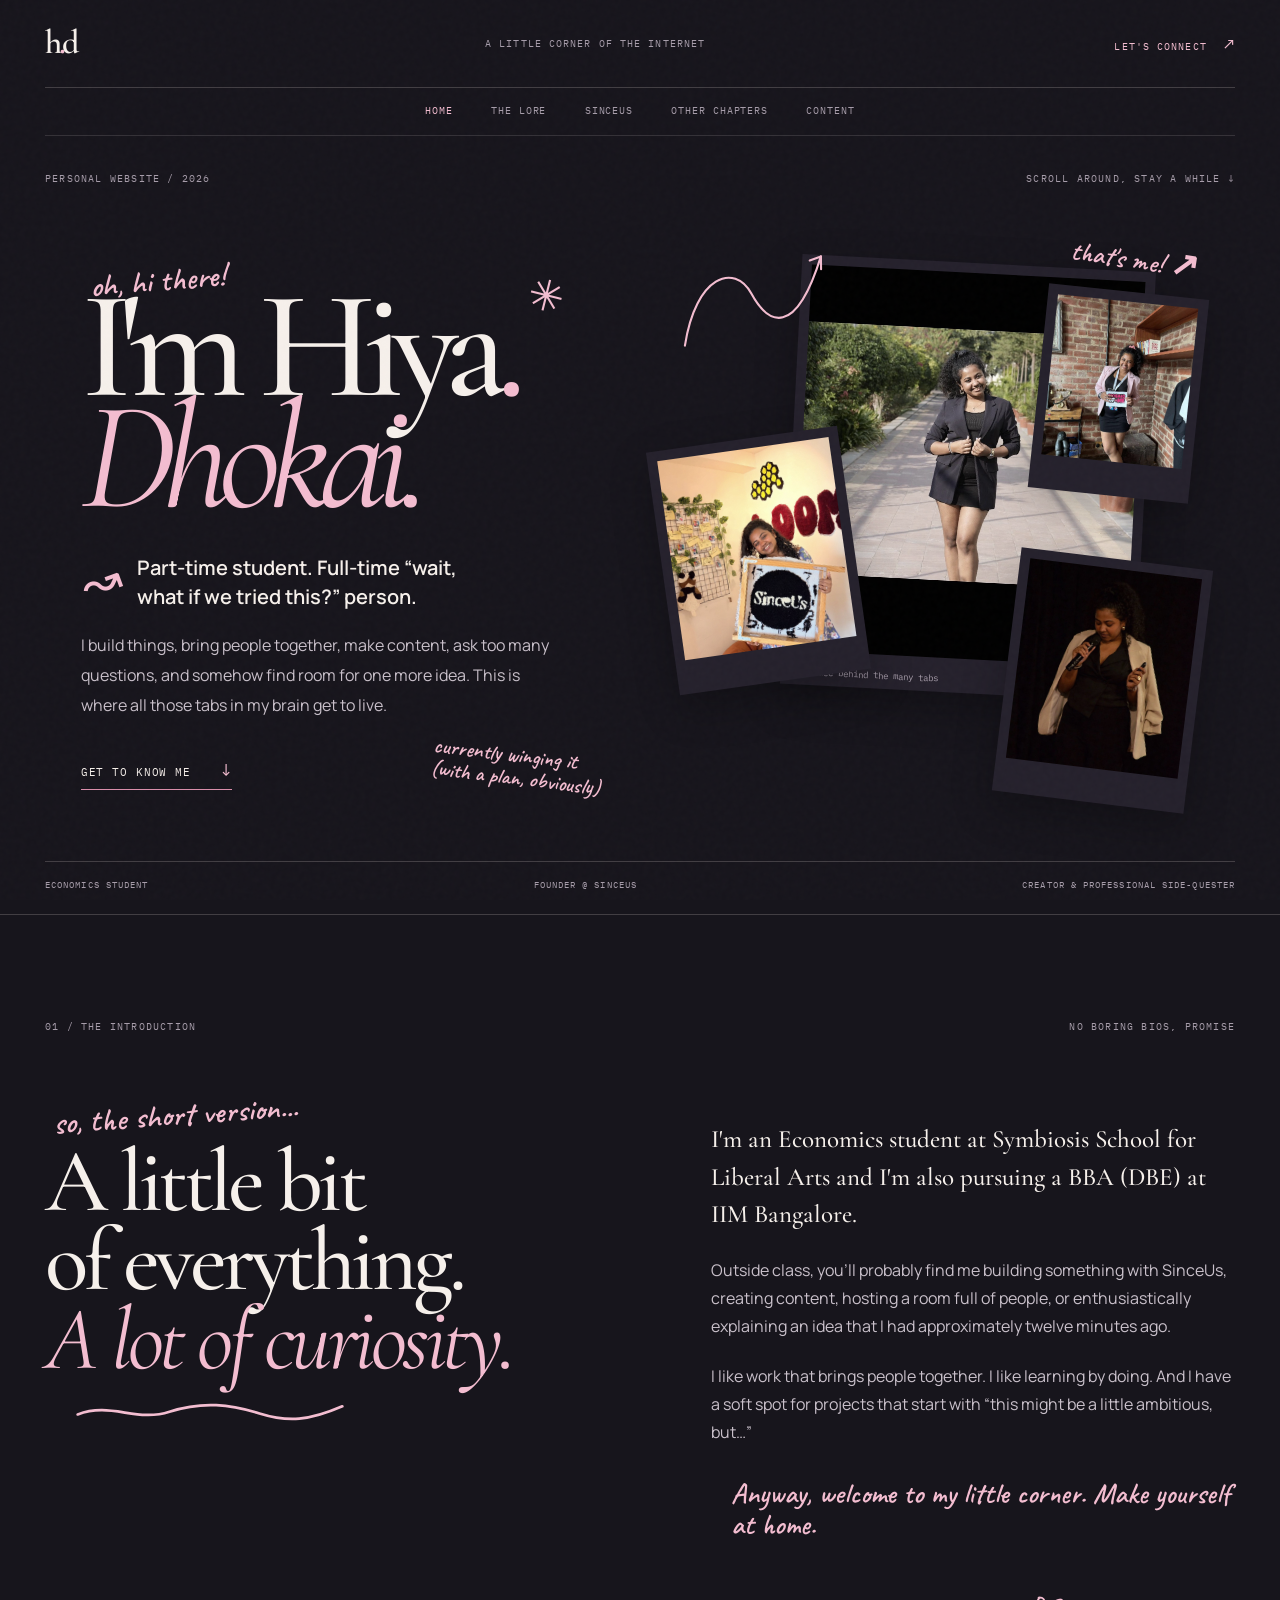
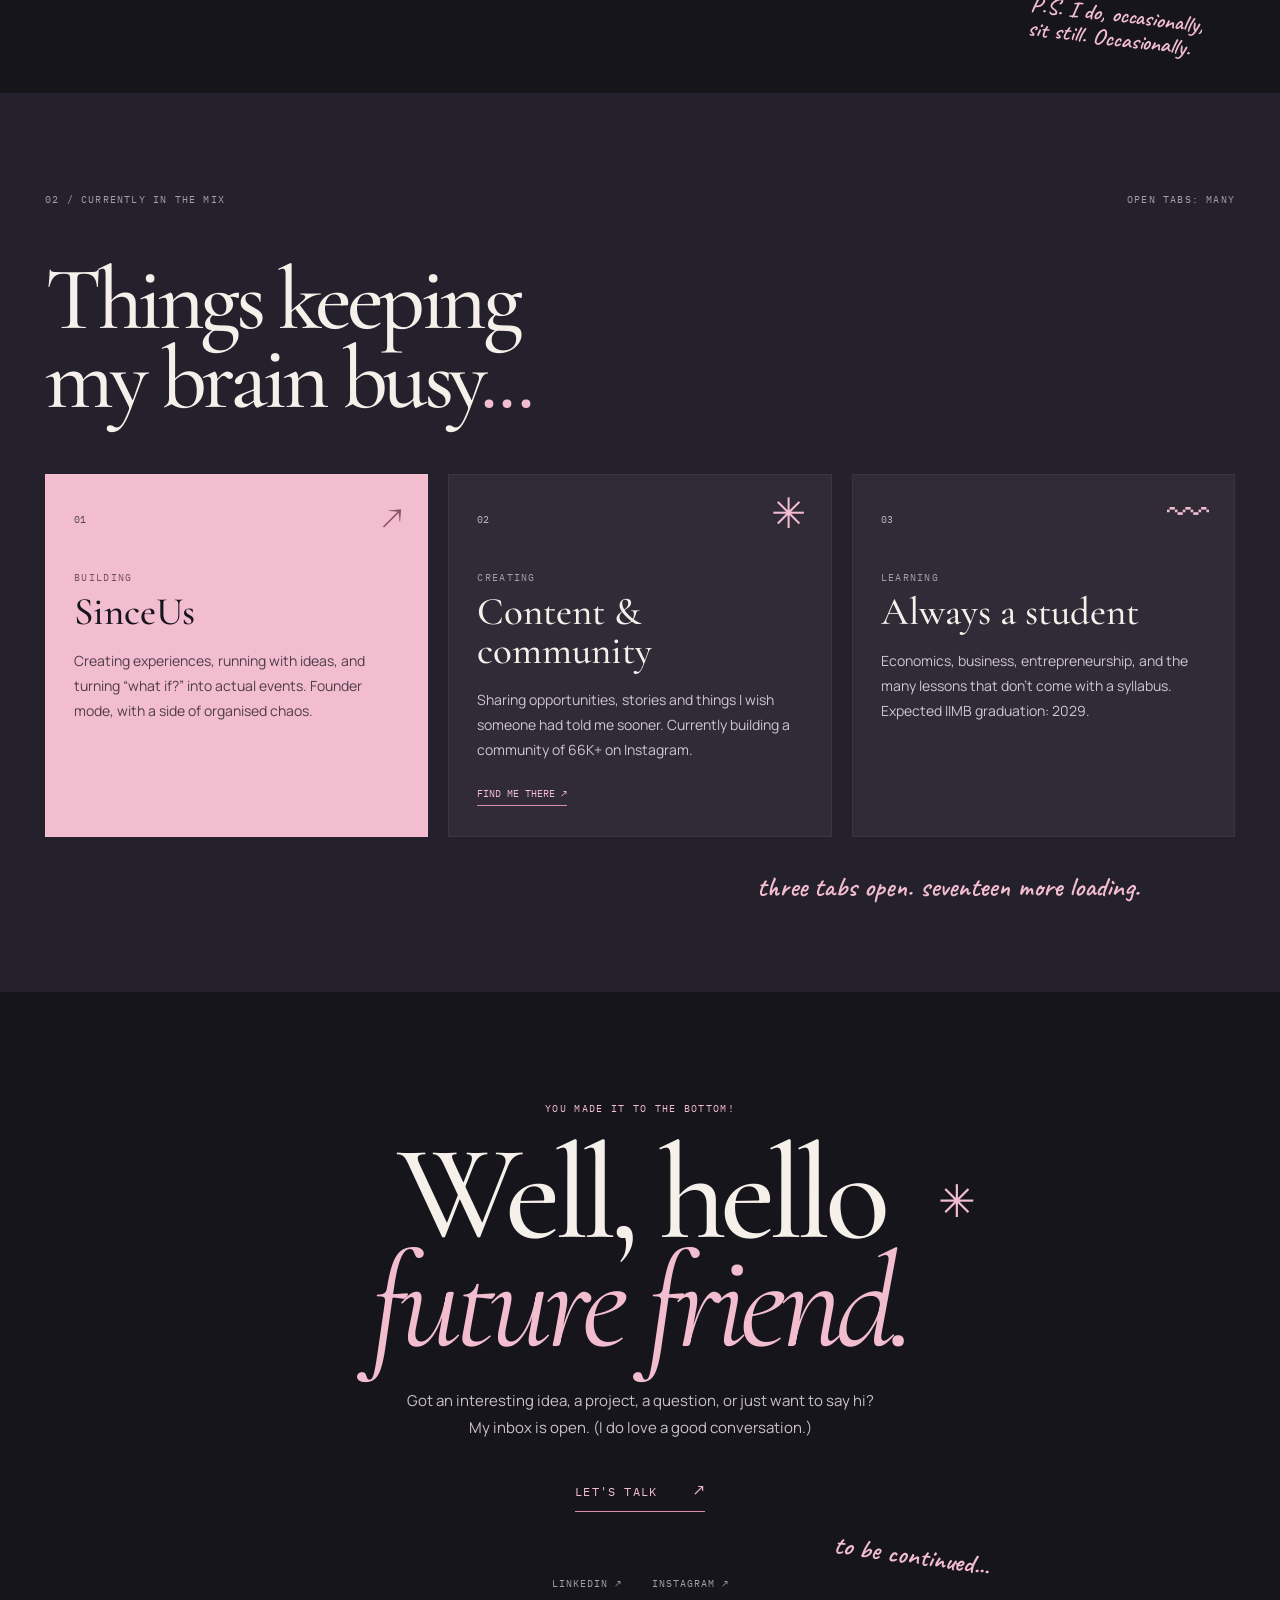
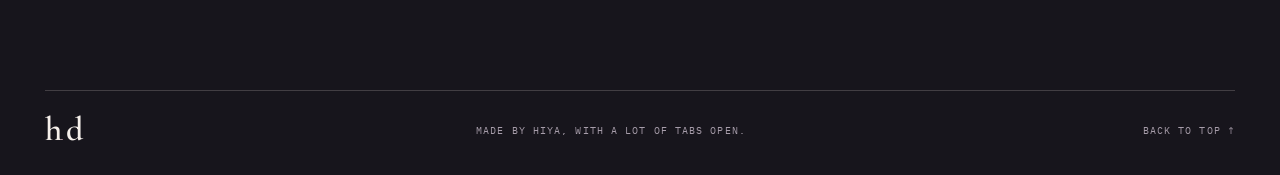
<file: Hiya_Personal_Website_Optimized/index.html>
<!DOCTYPE html>
<html lang="en">
<head>
  <meta charset="UTF-8">
  <meta name="viewport" content="width=device-width, initial-scale=1.0">
  <meta name="description" content="Hiya Dhokai — student, founder, creator, and enthusiastic collector of side quests.">
  <title>Hiya Dhokai — Hello, it's me.</title>
  <link rel="preconnect" href="https://fonts.googleapis.com">
  <link rel="preconnect" href="https://fonts.gstatic.com" crossorigin>
  <link href="https://fonts.googleapis.com/css2?family=Caveat:wght@500;600;700&family=Cormorant+Garamond:wght@400;500;600;700&family=IBM+Plex+Mono:wght@400;500&family=Manrope:wght@400;500;600;700;800&display=swap" rel="stylesheet">
  <link rel="stylesheet" href="style.css">
</head>
<body>
  <div class="grain"></div>
  <header class="topbar">
    <a class="logo" href="#home">h<span>.</span>d</a>
    <span class="top-note">A LITTLE CORNER OF THE INTERNET</span>
    <a class="top-link" href="#hello">LET'S CONNECT <span>↗</span></a>
  </header>
<nav class="chapter-nav" aria-label="Main navigation"><a href="index.html" aria-current="page">HOME</a><a href="lore/about.html">THE LORE</a><a href="sinceus/sinceus.html">SINCEUS</a><a href="chapters/chapters.html">OTHER CHAPTERS</a><a href="content/content.html">CONTENT</a></nav>


  <main id="home">
    <section class="hero">
      <div class="hero-meta"><span>PERSONAL WEBSITE / 2026</span><span>SCROLL AROUND, STAY A WHILE ↓</span></div>
      <div class="hero-layout">
        <div class="hero-text">
          <p class="script hello">oh, hi there!</p>
          <h1>I'm Hiya<span class="pink">.</span><br><em>Dhokai.</em></h1>
          <div class="hero-subline"><span class="loop-arrow">↝</span><p>Part-time student. Full-time “wait, what if we tried this?” person.</p></div>
          <p class="hero-intro">I build things, bring people together, make content, ask too many questions, and somehow find room for one more idea. This is where all those tabs in my brain get to live.</p>
          <a class="discover-link" href="#a-bit-about-me">GET TO KNOW ME <span>↓</span></a>
          <span class="hero-doodle doodle-star">✳</span>
          <span class="hero-doodle doodle-side">currently winging it<br>(with a plan, obviously)</span>
        </div>
        <div class="hero-photos">
          <figure class="photo photo-main">
            <img src="assets/IMG_7913.jpg" alt="Hiya smiling in a black blazer">
            <figcaption>the face behind the many tabs</figcaption>
          </figure>
          <figure class="photo photo-small photo-one">
            <img src="assets/IMG_7888.jpg" alt="A moment from Hiya's photo collection">
          </figure>
          <figure class="photo photo-small photo-two">
            <img src="assets/IMG_7892.jpg" alt="A moment from Hiya's photo collection">
          </figure>
          <figure class="photo photo-small photo-four">
            <img src="assets/IMG_7915.jpg" alt="Hiya at an event">
          </figure>
          <span class="photo-scribble">that's me! <b>↗</b></span>
          <svg class="curvy-line" viewBox="0 0 190 115" fill="none" aria-hidden="true"><path d="M5 92C35 13 83 8 95 48C107 88 135 111 185 22" stroke="#F3BDD0" stroke-width="2.5" stroke-linecap="round"/><path d="M171 24L185 22L182 37" stroke="#F3BDD0" stroke-width="2.5" stroke-linecap="round" stroke-linejoin="round"/></svg>
        </div>

      </div>
      <div class="hero-bottom"><span>ECONOMICS STUDENT</span><span>FOUNDER @ SINCEUS</span><span>CREATOR & PROFESSIONAL SIDE-QUESTER</span></div>
    </section>

    <section class="about" id="a-bit-about-me">
      <div class="section-kicker"><span>01 / THE INTRODUCTION</span><span>NO BORING BIOS, PROMISE</span></div>
      <div class="about-grid">
        <div class="about-heading">
          <p class="script">so, the short version...</p>
          <h2>A little bit<br>of everything.<br><em>A lot of curiosity.</em></h2>
          <svg class="underline-squiggle" viewBox="0 0 300 25" aria-hidden="true"><path d="M3 16C40 2 68 25 105 13S173 5 205 15S260 23 297 7" fill="none" stroke="#F3BDD0" stroke-width="3" stroke-linecap="round"/></svg>
        </div>
        <div class="about-copy">
          <p class="big-copy">I'm an Economics student at Symbiosis School for Liberal Arts and I'm also pursuing a BBA (DBE) at IIM Bangalore.</p>
          <p>Outside class, you'll probably find me building something with SinceUs, creating content, hosting a room full of people, or enthusiastically explaining an idea that I had approximately twelve minutes ago.</p>
          <p>I like work that brings people together. I like learning by doing. And I have a soft spot for projects that start with “this might be a little ambitious, but…”</p>
          <p class="script signoff">Anyway, welcome to my little corner. Make yourself at home.</p>
        </div>
      </div>
      <div class="margin-note">P.S. I do, occasionally,<br>sit still. Occasionally.</div>
    </section>

    <section class="now">
      <div class="section-kicker"><span>02 / CURRENTLY IN THE MIX</span><span>OPEN TABS: MANY</span></div>
      <h2>Things keeping<br>my brain busy<span class="pink">...</span></h2>
      <div class="now-grid">
        <article class="now-card card-pink"><span class="card-number">01</span><span class="card-doodle">↗</span><p class="eyebrow">BUILDING</p><h3>SinceUs</h3><p>Creating experiences, running with ideas, and turning “what if?” into actual events. Founder mode, with a side of organised chaos.</p></article>
        <article class="now-card"><span class="card-number">02</span><span class="card-doodle">✳</span><p class="eyebrow">CREATING</p><h3>Content & community</h3><p>Sharing opportunities, stories and things I wish someone had told me sooner. Currently building a community of 66K+ on Instagram.</p><a href="https://www.instagram.com/hiyadhokai/" target="_blank" rel="noopener">FIND ME THERE ↗</a></article>
        <article class="now-card"><span class="card-number">03</span><span class="card-doodle">〰</span><p class="eyebrow">LEARNING</p><h3>Always a student</h3><p>Economics, business, entrepreneurship, and the many lessons that don't come with a syllabus. Expected IIMB graduation: 2029.</p></article>
      </div>
      <p class="bottom-aside script">three tabs open. seventeen more loading.</p>
    </section>

    <section class="hello-section" id="hello">
      <div class="hello-inner">
        <p class="eyebrow">YOU MADE IT TO THE BOTTOM!</p>
        <h2>Well, hello<br><em>future friend.</em></h2>
        <p>Got an interesting idea, a project, a question, or just want to say hi? My inbox is open. (I do love a good conversation.)</p>
        <a class="email-link" href="mailto:hiya.dhokai@gmail.com">LET'S TALK <span>↗</span></a>
        <div class="social-links"><a href="https://www.linkedin.com/in/hiya-dhokai/" target="_blank" rel="noopener">LINKEDIN ↗</a><a href="https://www.instagram.com/hiyadhokai/" target="_blank" rel="noopener">INSTAGRAM ↗</a></div>
        <span class="hello-star">✳</span>
        <span class="hello-note script">to be continued...</span>
      </div>
    </section>
  </main>

  <footer><a class="logo" href="#home">h<span>.</span>d</a><span>MADE BY HIYA, WITH A LOT OF TABS OPEN.</span><a href="#home">BACK TO TOP ↑</a></footer>
  <script src="script.js"></script>
</body>
</html>
</file>
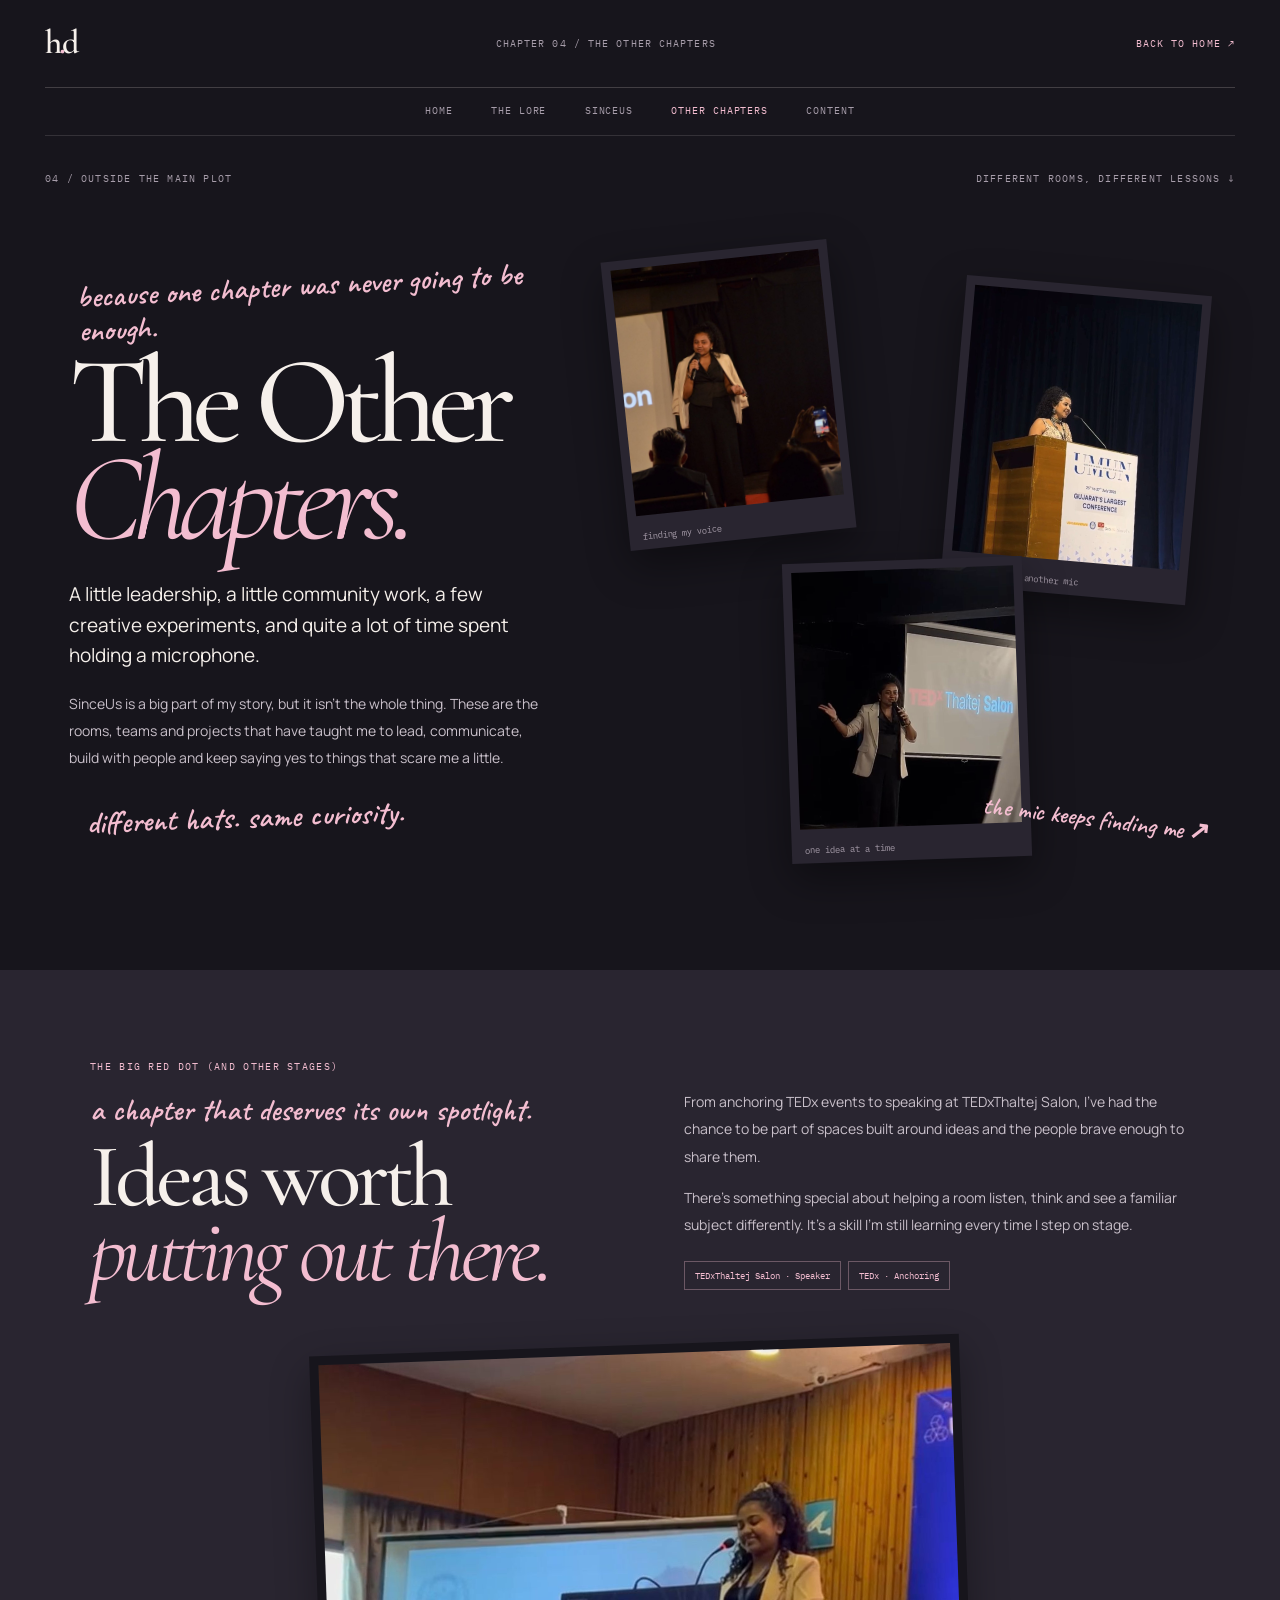
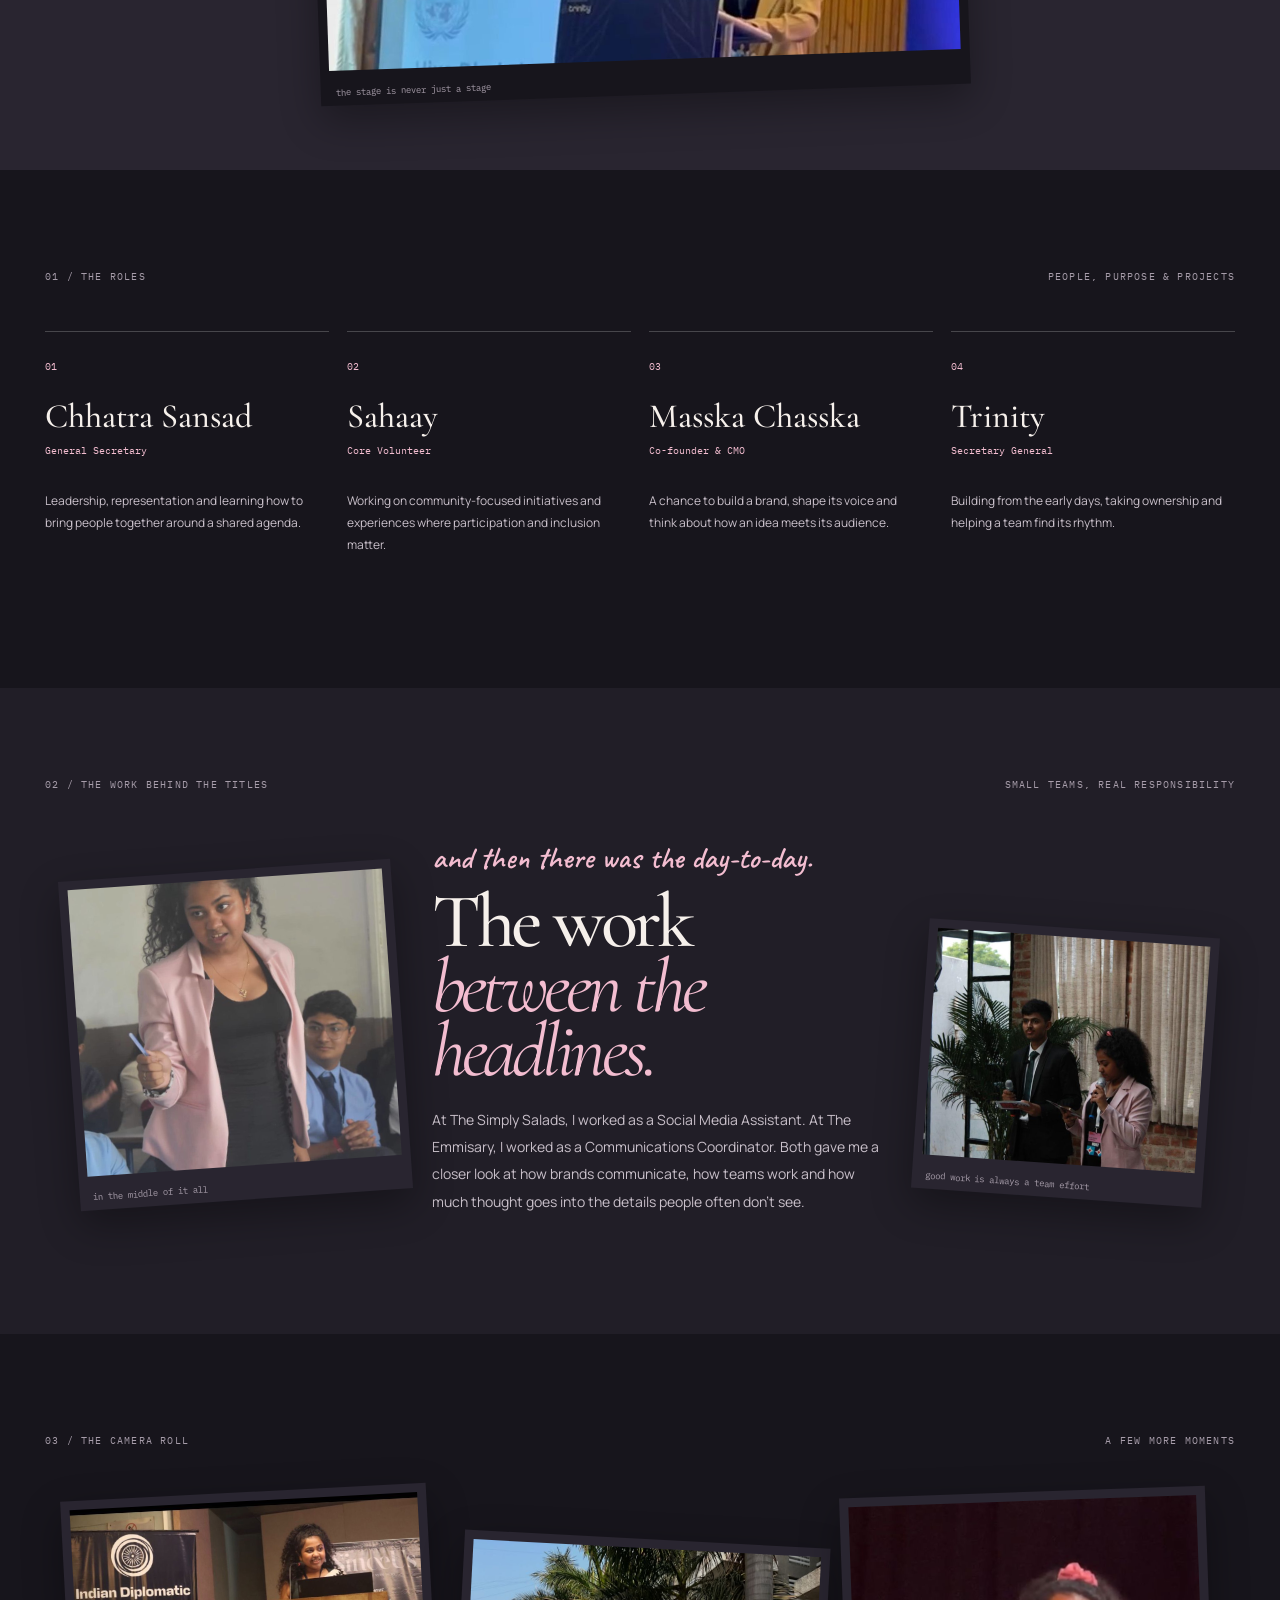
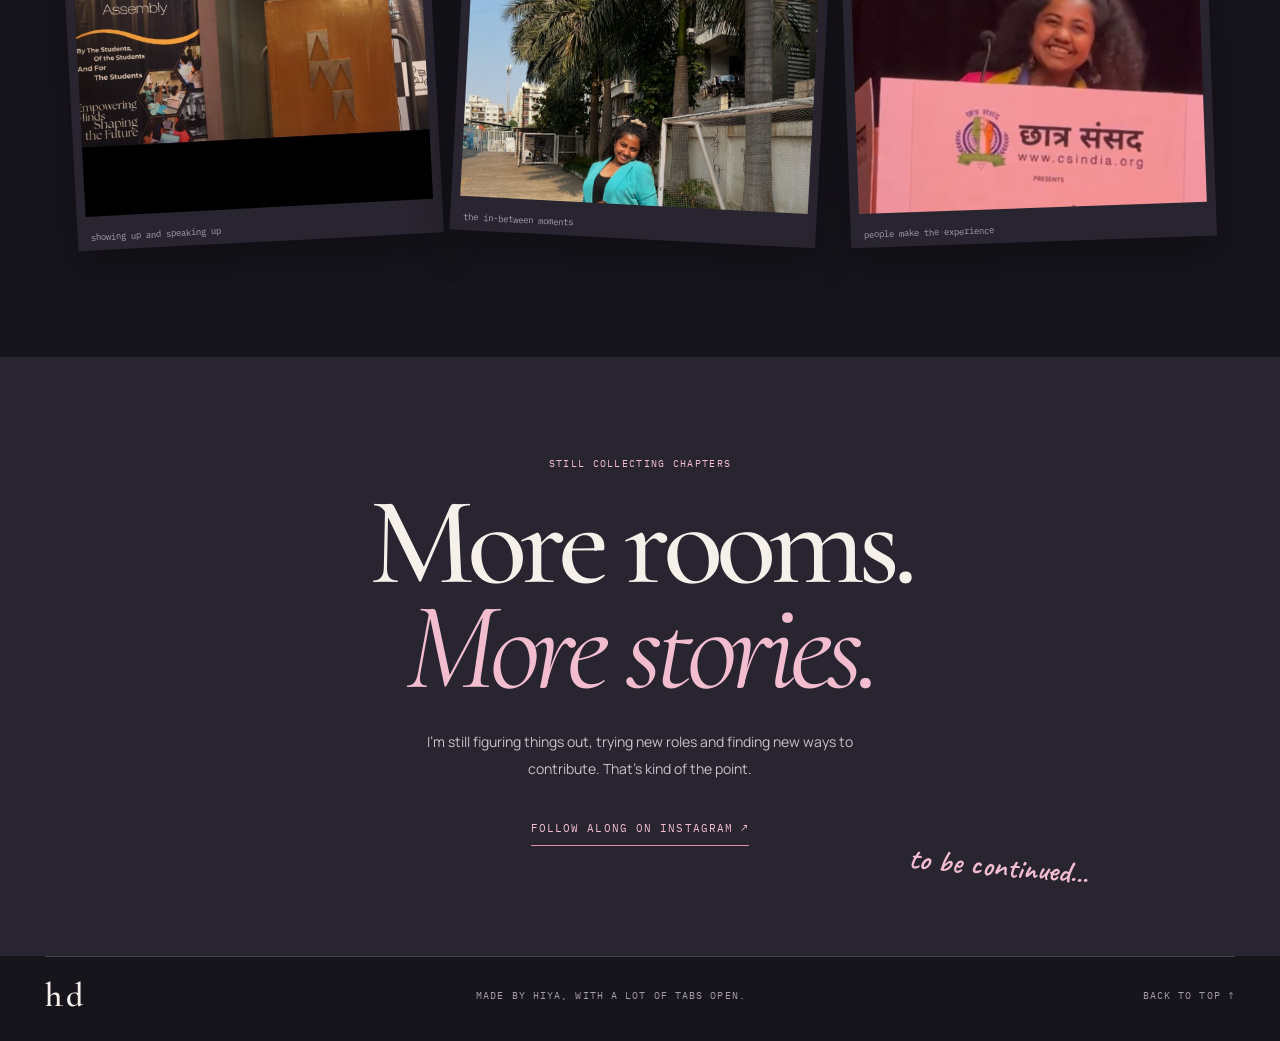
<file: Hiya_Personal_Website_Optimized/chapters/chapters.html>
<!DOCTYPE html>
<html lang="en"><head><meta charset="UTF-8"><meta name="viewport" content="width=device-width, initial-scale=1.0"><meta name="description" content="The other chapters: leadership, community work, creative projects and TEDx."/><title>The Other Chapters — Hiya Dhokai</title><link rel="preconnect" href="https://fonts.googleapis.com"><link rel="preconnect" href="https://fonts.gstatic.com" crossorigin><link href="https://fonts.googleapis.com/css2?family=Caveat:wght@500;600;700&family=Cormorant+Garamond:wght@400;500;600;700&family=IBM+Plex+Mono:wght@400;500&family=Manrope:wght@400;500;600;700;800&display=swap" rel="stylesheet"><link rel="stylesheet" href="chapters.css"></head>
<body><header class="topbar"><a class="logo" href="../index.html">h<span>.</span>d</a><span class="top-note">CHAPTER 04 / THE OTHER CHAPTERS</span><a class="top-link" href="../index.html">BACK TO HOME ↗</a></header>
<nav class="chapter-nav" aria-label="Main navigation"><a href="../index.html">HOME</a><a href="../lore/about.html">THE LORE</a><a href="../sinceus/sinceus.html">SINCEUS</a><a href="../chapters/chapters.html" aria-current="page">OTHER CHAPTERS</a><a href="../content/content.html">CONTENT</a></nav>

<main>
<section class="hero wrap"><div class="meta"><span>04 / OUTSIDE THE MAIN PLOT</span><span>DIFFERENT ROOMS, DIFFERENT LESSONS ↓</span></div><div class="hero-grid"><div class="copy"><p class="script">because one chapter was never going to be enough.</p><h1>The Other<br><em>Chapters.</em></h1><p class="lead">A little leadership, a little community work, a few creative experiments, and quite a lot of time spent holding a microphone.</p><p class="body">SinceUs is a big part of my story, but it isn't the whole thing. These are the rooms, teams and projects that have taught me to lead, communicate, build with people and keep saying yes to things that scare me a little.</p><p class="script note">different hats. same curiosity.</p></div><div class="collage"><figure class="shot a"><img src="assets/IMG_7893.jpg" alt="Speaking on a stage"><figcaption>finding my voice</figcaption></figure><figure class="shot b"><img src="assets/IMG_7896.jpg" alt="Speaking at a podium"><figcaption>another room, another mic</figcaption></figure><figure class="shot c"><img src="assets/IMG_7924.jpg" alt="Speaking at a TED-style event"><figcaption>one idea at a time</figcaption></figure><span class="scribble">the mic keeps finding me ↗</span></div></div></section>
<section class="tedx"><div class="wrap ted-grid"><div><p class="eyebrow">THE BIG RED DOT (AND OTHER STAGES)</p><p class="script">a chapter that deserves its own spotlight.</p><h2>Ideas worth<br><em>putting out there.</em></h2></div><div class="ted-copy"><p>From anchoring TEDx events to speaking at TEDxThaltej Salon, I've had the chance to be part of spaces built around ideas and the people brave enough to share them.</p><p>There's something special about helping a room listen, think and see a familiar subject differently. It's a skill I'm still learning every time I step on stage.</p><span class="tag">TEDxThaltej Salon · Speaker</span><span class="tag">TEDx · Anchoring</span></div></div><div class="ted-photo"><img src="assets/IMG_7918.jpg" alt="Speaking at an event"><span>the stage is never just a stage</span></div></section>
<section class="roles wrap"><div class="section-kicker"><span>01 / THE ROLES</span><span>PEOPLE, PURPOSE & PROJECTS</span></div><div class="role-grid"><article class="role"><span class="num">01</span><h3>Chhatra Sansad</h3><p class="position">General Secretary</p><p>Leadership, representation and learning how to bring people together around a shared agenda.</p></article><article class="role"><span class="num">02</span><h3>Sahaay</h3><p class="position">Core Volunteer</p><p>Working on community-focused initiatives and experiences where participation and inclusion matter.</p></article><article class="role"><span class="num">03</span><h3>Masska Chasska</h3><p class="position">Co-founder & CMO</p><p>A chance to build a brand, shape its voice and think about how an idea meets its audience.</p></article><article class="role"><span class="num">04</span><h3>Trinity</h3><p class="position">Secretary General</p><p>Building from the early days, taking ownership and helping a team find its rhythm.</p></article></div></section>
<section class="work"><div class="wrap"><div class="section-kicker"><span>02 / THE WORK BEHIND THE TITLES</span><span>SMALL TEAMS, REAL RESPONSIBILITY</span></div><div class="work-grid"><figure class="work-photo one"><img src="assets/IMG_7883.jpg" alt="Working at a conference table"><figcaption>in the middle of it all</figcaption></figure><div class="work-copy"><p class="script">and then there was the day-to-day.</p><h2>The work<br><em>between the headlines.</em></h2><p>At The Simply Salads, I worked as a Social Media Assistant. At The Emmisary, I worked as a Communications Coordinator. Both gave me a closer look at how brands communicate, how teams work and how much thought goes into the details people often don't see.</p></div><figure class="work-photo two"><img src="assets/IMG_7914.jpg" alt="Taking part in an event conversation"><figcaption>good work is always a team effort</figcaption></figure></div></div></section>
<section class="gallery wrap"><div class="section-kicker"><span>03 / THE CAMERA ROLL</span><span>A FEW MORE MOMENTS</span></div><div class="gallery-grid"><figure><img src="assets/IMG_7904.jpg" alt="Speaking at an Indian Diplomatic Assembly event"><figcaption>showing up and speaking up</figcaption></figure><figure><img src="assets/IMG_7917.jpg" alt="A moment outside an event"><figcaption>the in-between moments</figcaption></figure><figure><img src="assets/IMG_7919.jpg" alt="At a youth parliament event"><figcaption>people make the experience</figcaption></figure></div></section>
<section class="closing"><p class="eyebrow">STILL COLLECTING CHAPTERS</p><h2>More rooms.<br><em>More stories.</em></h2><p>I'm still figuring things out, trying new roles and finding new ways to contribute. That's kind of the point.</p><a href="https://www.instagram.com/hiyadhokai/" target="_blank" rel="noopener">FOLLOW ALONG ON INSTAGRAM ↗</a><p class="script closing-note">to be continued...</p></section></main><footer><a class="logo" href="../index.html">h<span>.</span>d</a><span>MADE BY HIYA, WITH A LOT OF TABS OPEN.</span><a href="#top">BACK TO TOP ↑</a></footer></body></html>
</file>
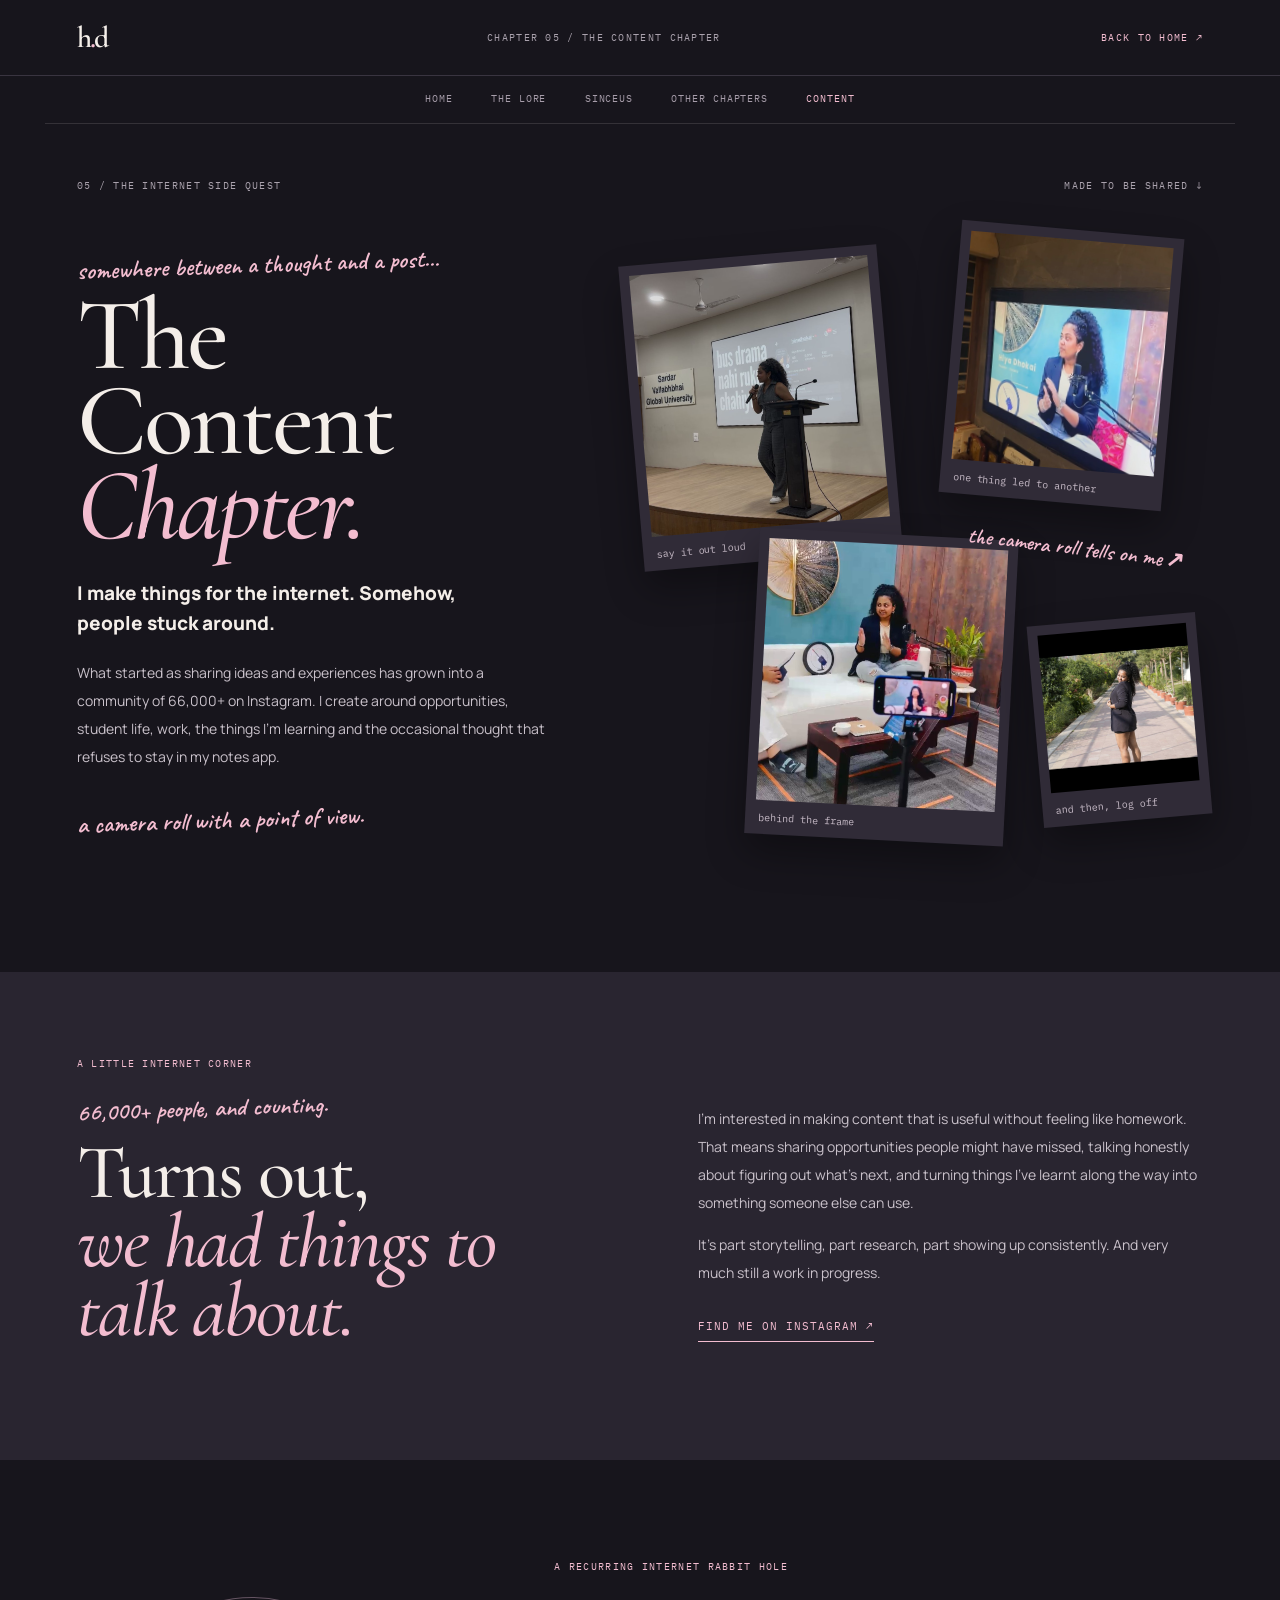
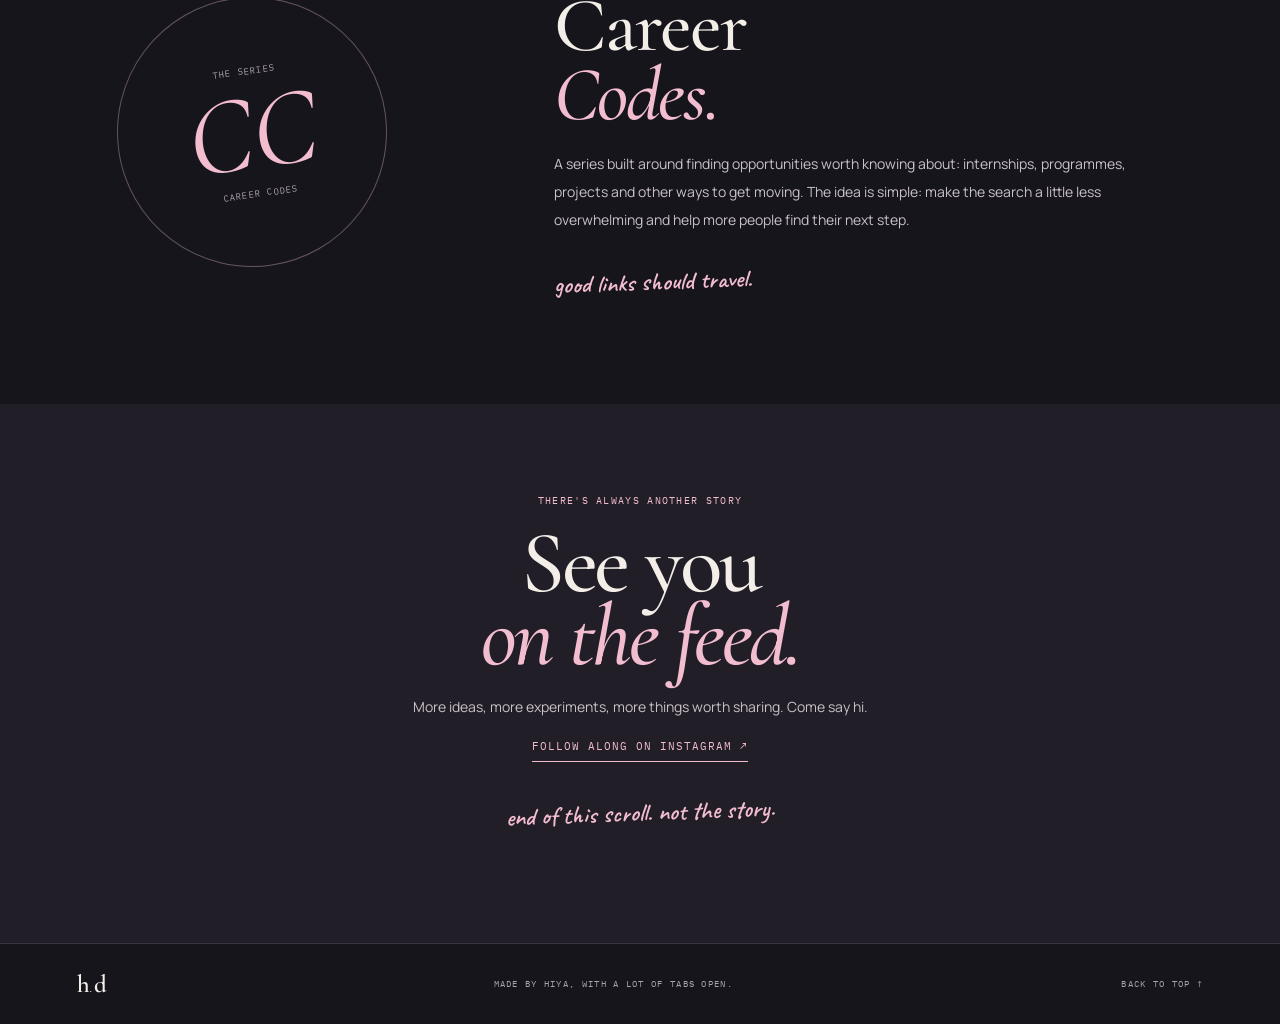
<file: Hiya_Personal_Website_Optimized/content/content.html>
<!DOCTYPE html>
<html lang="en">
<head>
<meta charset="UTF-8"><meta name="viewport" content="width=device-width, initial-scale=1.0">
<meta name="description" content="The content chapter — creating, sharing and building a community with Hiya Dhokai.">
<title>The Content Chapter — Hiya Dhokai</title>
<link rel="preconnect" href="https://fonts.googleapis.com"><link rel="preconnect" href="https://fonts.gstatic.com" crossorigin>
<link href="https://fonts.googleapis.com/css2?family=Caveat:wght@500;600;700&family=Cormorant+Garamond:ital,wght@0,400;0,500;0,600;0,700;1,400;1,500;1,600&family=IBM+Plex+Mono:wght@400;500&family=Manrope:wght@400;500;600;700;800&display=swap" rel="stylesheet">
<link rel="stylesheet" href="content.css">
</head>
<body>
<header class="topbar"><a class="logo" href="../index.html">h<span>.</span>d</a><span class="top-note">CHAPTER 05 / THE CONTENT CHAPTER</span><a class="top-link" href="../index.html">BACK TO HOME ↗</a></header>
<nav class="chapter-nav" aria-label="Main navigation"><a href="../index.html">HOME</a><a href="../lore/about.html">THE LORE</a><a href="../sinceus/sinceus.html">SINCEUS</a><a href="../chapters/chapters.html">OTHER CHAPTERS</a><a href="../content/content.html" aria-current="page">CONTENT</a></nav>

<main>
<section class="hero wrap">
  <div class="meta"><span>05 / THE INTERNET SIDE QUEST</span><span>MADE TO BE SHARED ↓</span></div>
  <div class="hero-grid">
    <div class="copy">
      <p class="script">somewhere between a thought and a post...</p>
      <h1>The Content<br><em>Chapter.</em></h1>
      <p class="lead">I make things for the internet. Somehow, people stuck around.</p>
      <p class="body">What started as sharing ideas and experiences has grown into a community of 66,000+ on Instagram. I create around opportunities, student life, work, the things I'm learning and the occasional thought that refuses to stay in my notes app.</p>
      <p class="script note">a camera roll with a point of view.</p>
    </div>
    <div class="collage" aria-label="A collage of content creation and speaking moments">
      <figure class="shot a"><img src="assets/IMG_7889.jpg" alt="Speaking on stage during a presentation"><figcaption>say it out loud</figcaption></figure>
      <figure class="shot b"><img src="assets/IMG_7900.jpg" alt="A moment from a televised interview"><figcaption>one thing led to another</figcaption></figure>
      <figure class="shot c"><img src="assets/IMG_7907.jpg" alt="Recording content during an interview"><figcaption>behind the frame</figcaption></figure>
      <figure class="shot d"><img src="assets/IMG_7912.jpg" alt="A candid moment outdoors"><figcaption>and then, log off</figcaption></figure>
      <span class="scribble">the camera roll tells on me ↗</span>
    </div>
  </div>
</section>
<section class="community">
  <div class="wrap community-grid">
    <div><p class="eyebrow">A LITTLE INTERNET CORNER</p><p class="script">66,000+ people, and counting.</p><h2>Turns out,<br><em>we had things to talk about.</em></h2></div>
    <div class="community-copy"><p>I'm interested in making content that is useful without feeling like homework. That means sharing opportunities people might have missed, talking honestly about figuring out what's next, and turning things I've learnt along the way into something someone else can use.</p><p>It's part storytelling, part research, part showing up consistently. And very much still a work in progress.</p><a class="insta" href="https://www.instagram.com/hiyadhokai/" target="_blank" rel="noopener">FIND ME ON INSTAGRAM ↗</a></div>
  </div>
</section>
<section class="career wrap">
  <div class="career-mark"><span>THE SERIES</span><strong>CC</strong><span>CAREER CODES</span></div>
  <div class="career-copy"><p class="eyebrow">A RECURRING INTERNET RABBIT HOLE</p><h2>Career<br><em>Codes.</em></h2><p>A series built around finding opportunities worth knowing about: internships, programmes, projects and other ways to get moving. The idea is simple: make the search a little less overwhelming and help more people find their next step.</p><p class="script">good links should travel.</p></div>
</section>
<section class="closing"><p class="eyebrow">THERE'S ALWAYS ANOTHER STORY</p><h2>See you<br><em>on the feed.</em></h2><p>More ideas, more experiments, more things worth sharing. Come say hi.</p><a href="https://www.instagram.com/hiyadhokai/" target="_blank" rel="noopener">FOLLOW ALONG ON INSTAGRAM ↗</a><p class="script closing-note">end of this scroll. not the story.</p></section>
</main>
<footer><a class="logo" href="../index.html">h<span>.</span>d</a><span>MADE BY HIYA, WITH A LOT OF TABS OPEN.</span><a href="#top">BACK TO TOP ↑</a></footer>
</body></html>
</file>
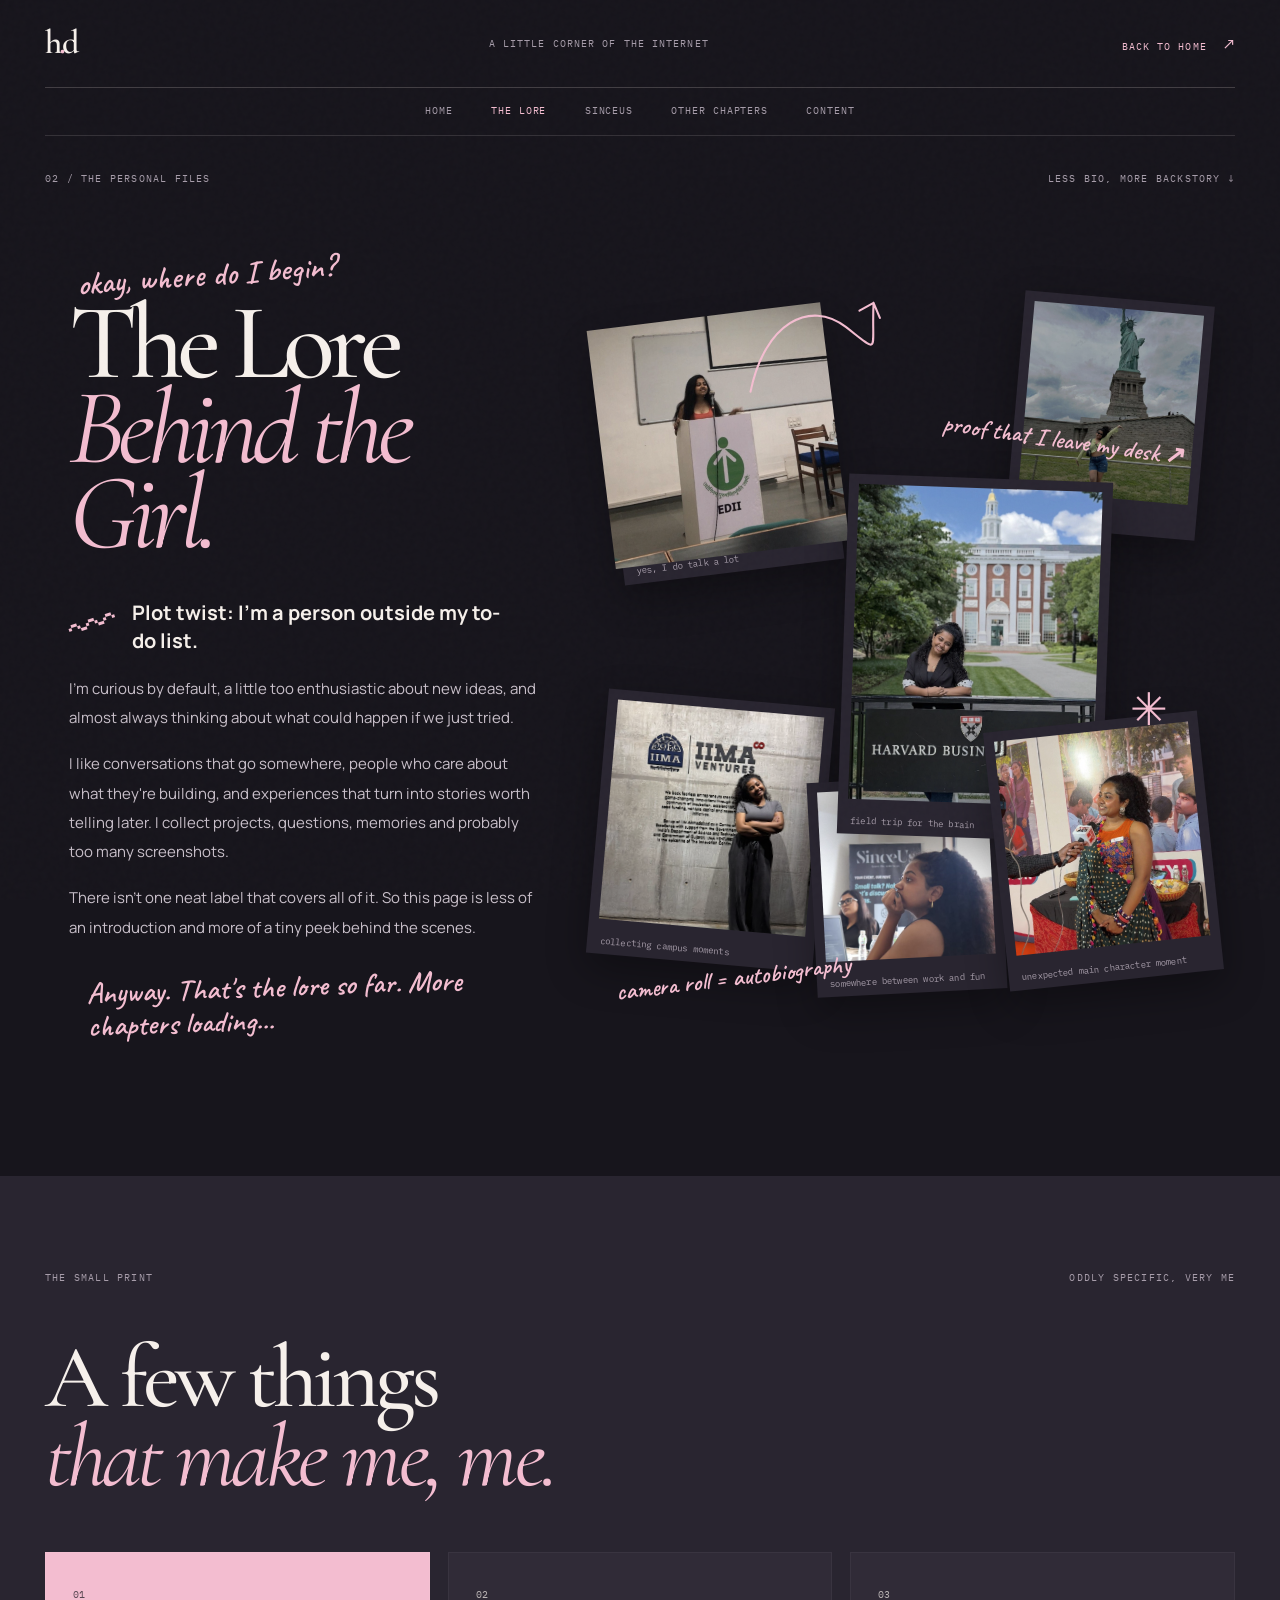
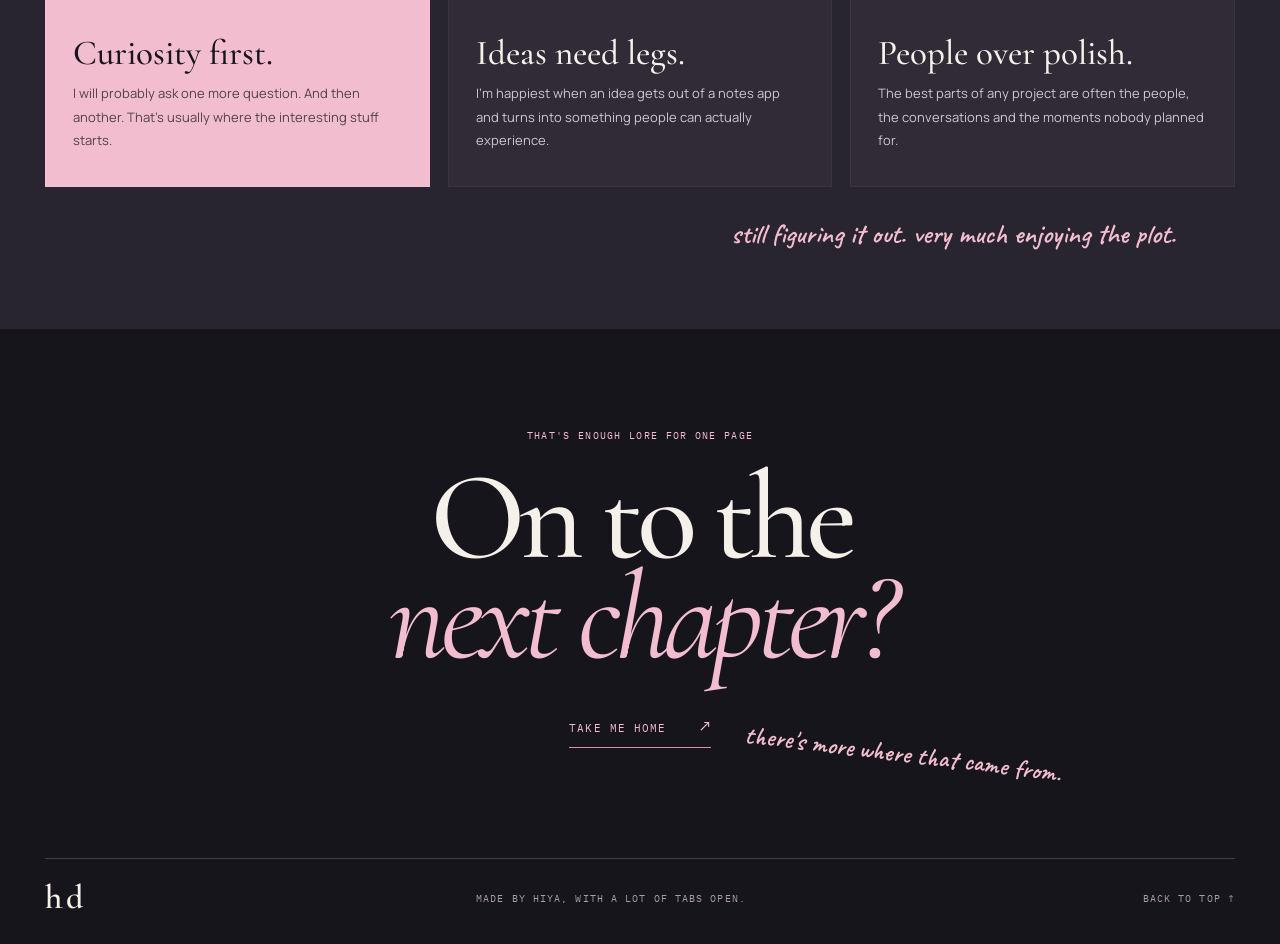
<file: Hiya_Personal_Website_Optimized/lore/about.html>
<!DOCTYPE html>
<html lang="en">
<head>
  <meta charset="UTF-8"><meta name="viewport" content="width=device-width, initial-scale=1.0">
  <meta name="description" content="The lore behind Hiya Dhokai — the person behind the projects, ideas and many open tabs.">
  <title>The Lore Behind the Girl — Hiya Dhokai</title>
  <link rel="preconnect" href="https://fonts.googleapis.com"><link rel="preconnect" href="https://fonts.gstatic.com" crossorigin>
  <link href="https://fonts.googleapis.com/css2?family=Caveat:wght@500;600;700&family=Cormorant+Garamond:wght@400;500;600;700&family=IBM+Plex+Mono:wght@400;500&family=Manrope:wght@400;500;600;700;800&display=swap" rel="stylesheet">
  <link rel="stylesheet" href="about.css">
</head>
<body>
  <div class="grain"></div>
  <header class="topbar">
    <a class="logo" href="../index.html">h<span>.</span>d</a>
    <span class="top-note">A LITTLE CORNER OF THE INTERNET</span>
    <a class="top-link" href="../index.html">BACK TO HOME <span>↗</span></a>
  </header>
<nav class="chapter-nav" aria-label="Main navigation"><a href="../index.html">HOME</a><a href="../lore/about.html" aria-current="page">THE LORE</a><a href="../sinceus/sinceus.html">SINCEUS</a><a href="../chapters/chapters.html">OTHER CHAPTERS</a><a href="../content/content.html">CONTENT</a></nav>

  <main>
    <section class="intro">
      <div class="meta"><span>02 / THE PERSONAL FILES</span><span>LESS BIO, MORE BACKSTORY ↓</span></div>
      <div class="intro-grid">
        <div class="copy">
          <p class="script hello">okay, where do I begin?</p>
          <h1>The Lore<br><em>Behind the Girl.</em></h1>
          <div class="lead"><span class="squiggle">〰</span><p>Plot twist: I'm a person outside my to-do list.</p></div>
          <p class="body-copy">I'm curious by default, a little too enthusiastic about new ideas, and almost always thinking about what could happen if we just tried.</p>
          <p class="body-copy">I like conversations that go somewhere, people who care about what they're building, and experiences that turn into stories worth telling later. I collect projects, questions, memories and probably too many screenshots.</p>
          <p class="body-copy">There isn't one neat label that covers all of it. So this page is less of an introduction and more of a tiny peek behind the scenes.</p>
          <p class="script signoff">Anyway. That's the lore so far. More chapters loading...</p>
        </div>
        <div class="collage" aria-label="A collection of personal photographs">
          <figure class="snap snap-one"><img src="assets/IMG_7926.jpg" alt="Hiya speaking at the EDII podium" class="zoomed"><figcaption>yes, I do talk a lot</figcaption></figure>
          <figure class="snap snap-two"><img src="assets/IMG_7885.jpg" alt="Hiya visiting the Statue of Liberty"><figcaption>out of office-ish</figcaption></figure>
          <figure class="snap snap-three"><img src="assets/IMG_7927.jpg" alt="Hiya in front of the Harvard Business School sign" class="harvard-photo"><figcaption>field trip for the brain</figcaption></figure>
          <figure class="snap snap-four"><img src="assets/IMG_7895.jpg" alt="Hiya at IIMA"><figcaption>collecting campus moments</figcaption></figure>
          <figure class="snap snap-five"><img src="assets/IMG_7882.jpg" alt="Hiya being interviewed at an event"><figcaption>unexpected main character moment</figcaption></figure>
          <figure class="snap snap-six"><img src="assets/IMG_7890.jpg" alt="Hiya at a SinceUs event"><figcaption>somewhere between work and fun</figcaption></figure>
          <span class="note note-one">proof that I leave my desk ↗</span>
          <span class="note note-two">camera roll = autobiography</span>
          <svg class="arrow-doodle" viewBox="0 0 180 120" aria-hidden="true"><path d="M8 105C36 26 94 5 132 44S158 78 169 20M151 27L169 20L174 39" fill="none" stroke="#F3BDD0" stroke-width="2.5" stroke-linecap="round" stroke-linejoin="round"/></svg>
          <span class="spark">✳</span>
        </div>
      </div>
    </section>
    <section class="little-things">
      <div class="meta"><span>THE SMALL PRINT</span><span>ODDLY SPECIFIC, VERY ME</span></div>
      <h2>A few things<br><em>that make me, me.</em></h2>
      <div class="things-grid">
        <article><span>01</span><h3>Curiosity first.</h3><p>I will probably ask one more question. And then another. That's usually where the interesting stuff starts.</p></article>
        <article><span>02</span><h3>Ideas need legs.</h3><p>I'm happiest when an idea gets out of a notes app and turns into something people can actually experience.</p></article>
        <article><span>03</span><h3>People over polish.</h3><p>The best parts of any project are often the people, the conversations and the moments nobody planned for.</p></article>
      </div>
      <p class="bottom-note script">still figuring it out. very much enjoying the plot.</p>
    </section>
    <section class="end-note" id="hello">
      <p class="eyebrow">THAT'S ENOUGH LORE FOR ONE PAGE</p>
      <h2>On to the<br><em>next chapter?</em></h2>
      <a href="../index.html">TAKE ME HOME <span>↗</span></a>
      <p class="script end-script">there's more where that came from.</p>
    </section>
  </main>
  <footer><a class="logo" href="../index.html">h<span>.</span>d</a><span>MADE BY HIYA, WITH A LOT OF TABS OPEN.</span><a href="#top">BACK TO TOP ↑</a></footer>
</body></html>
</file>
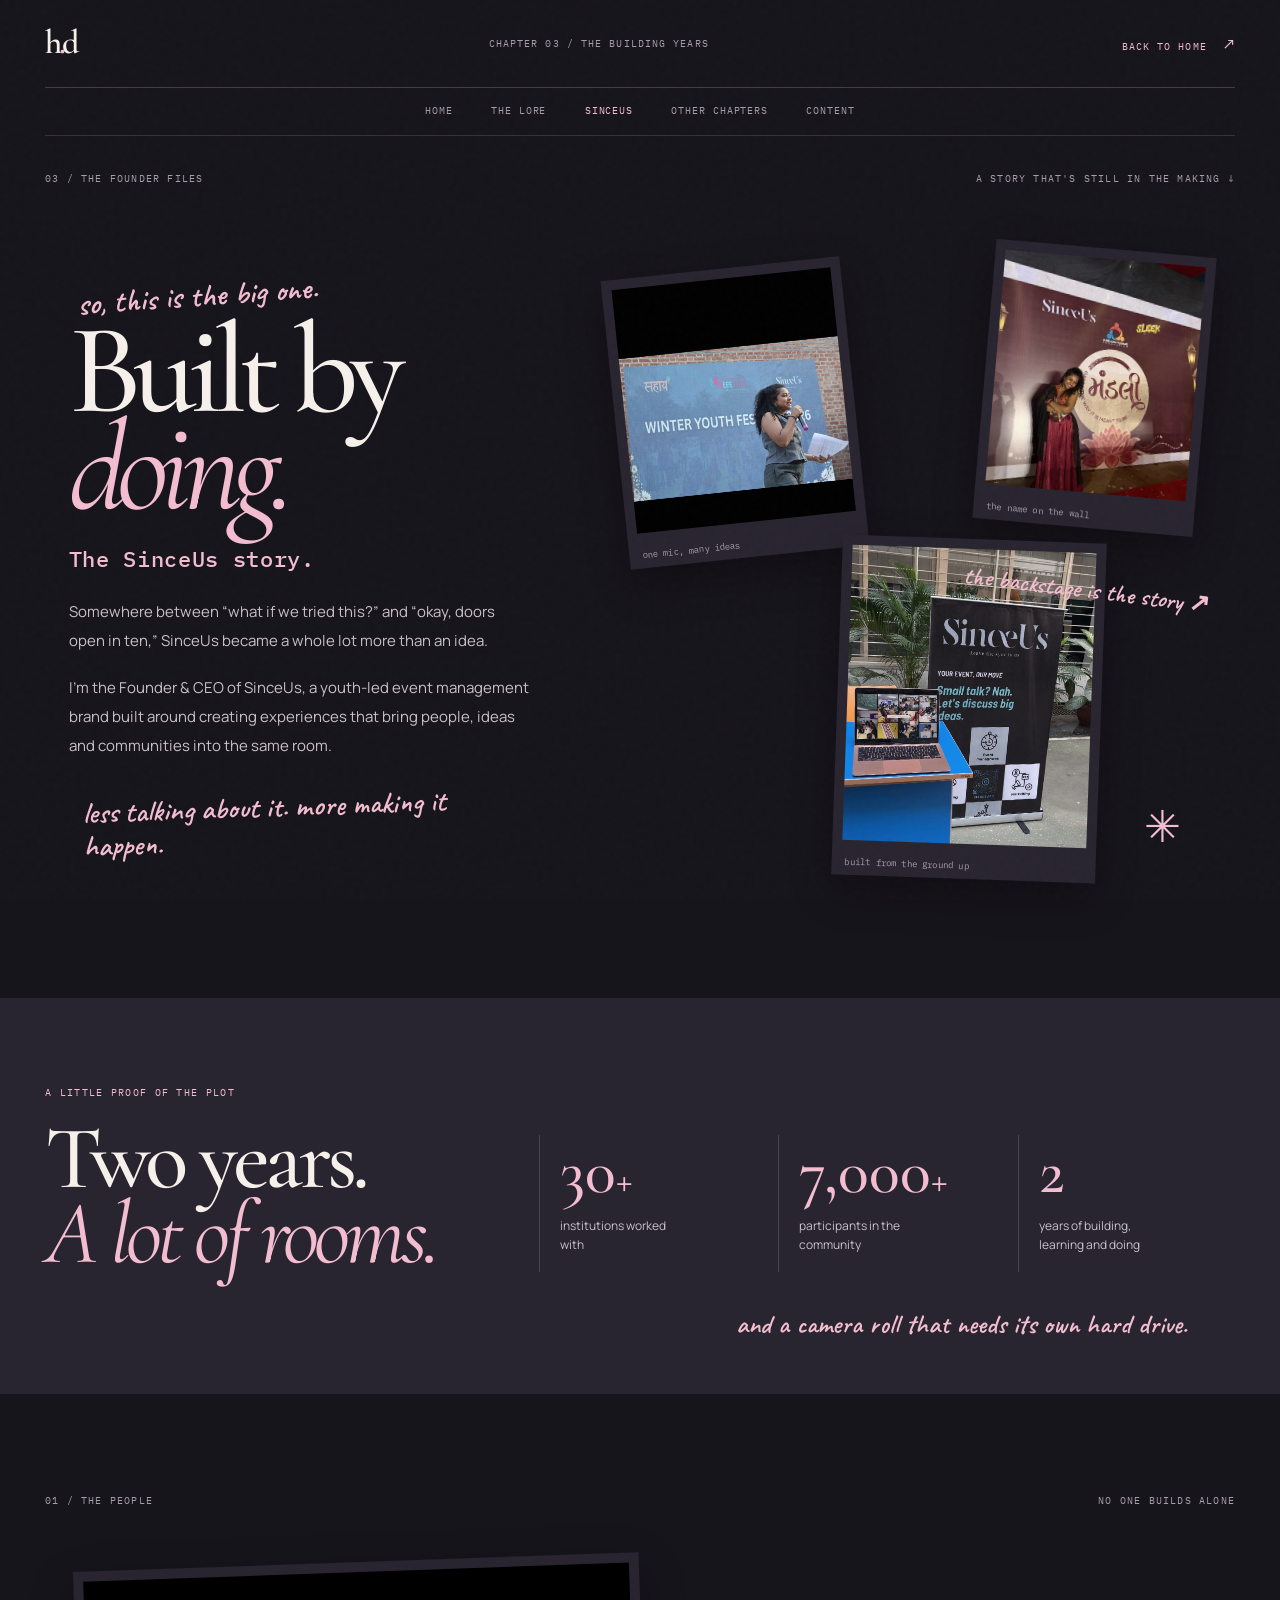
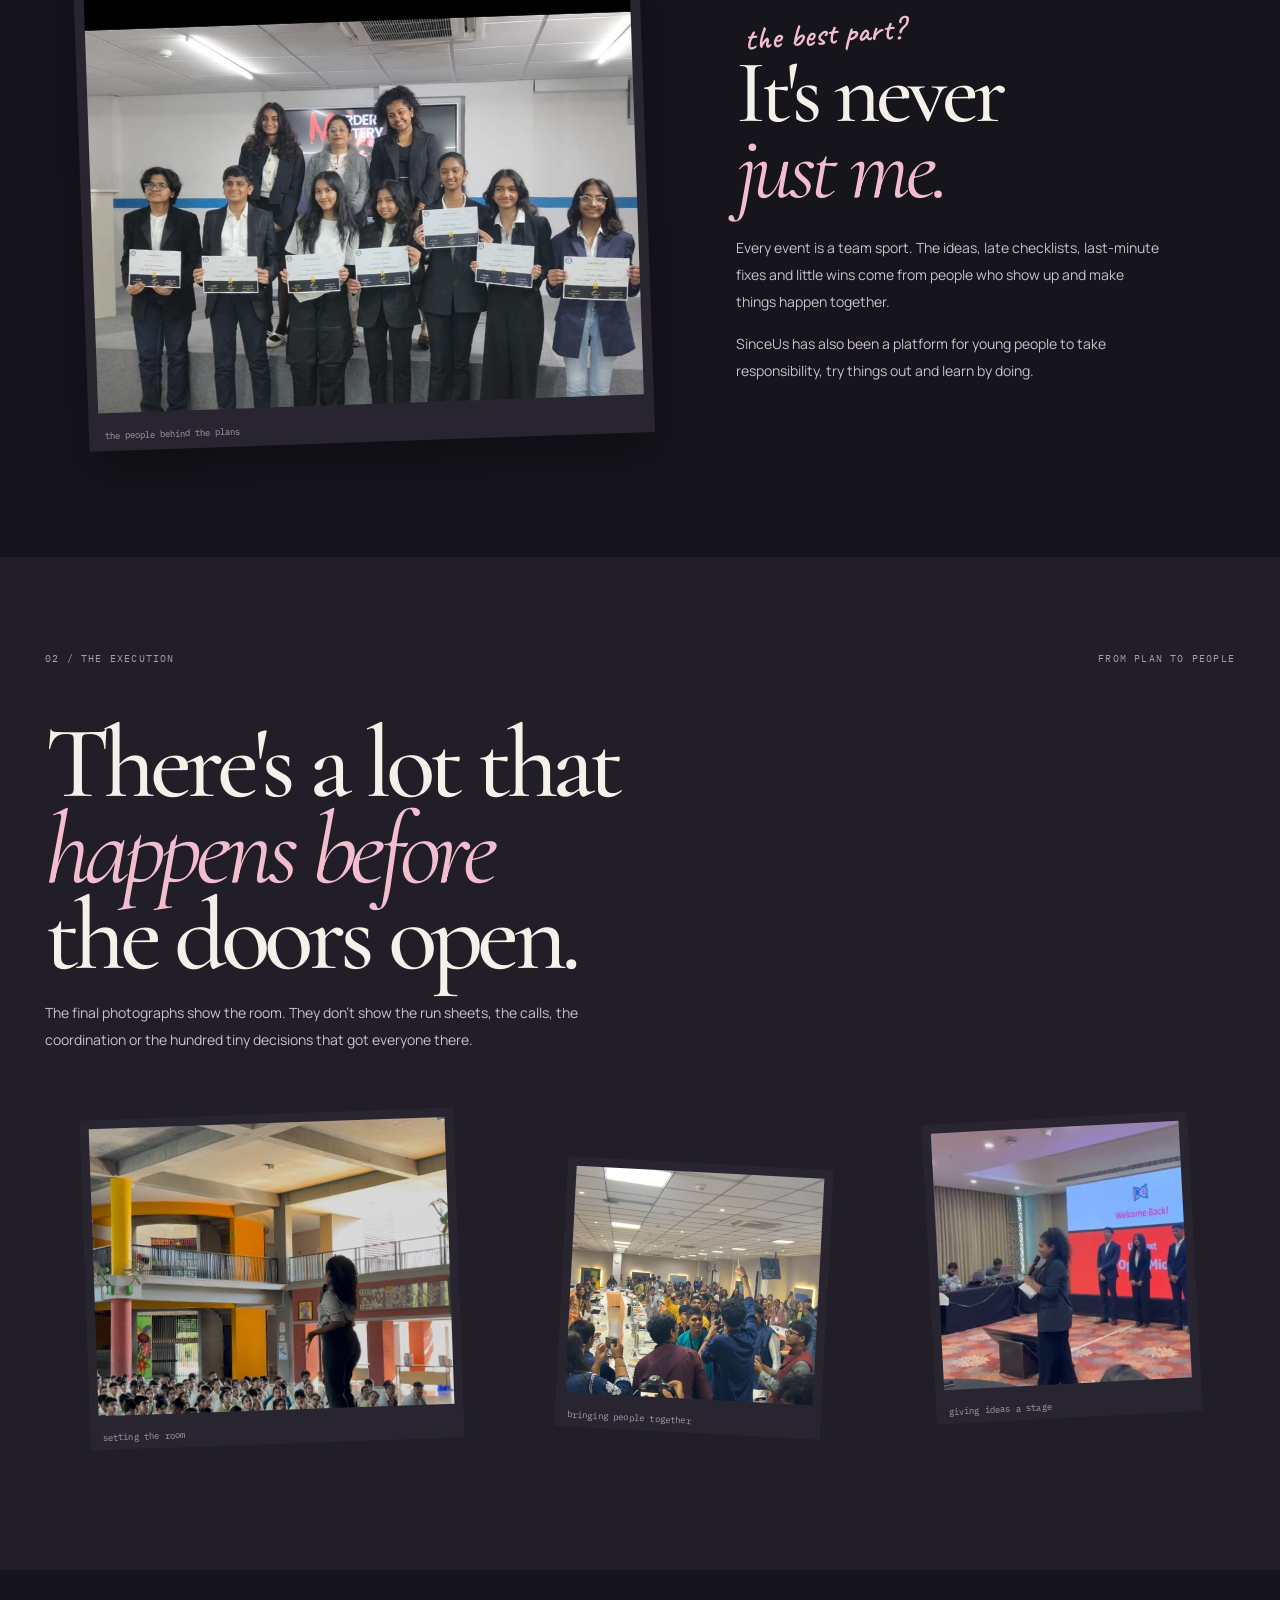
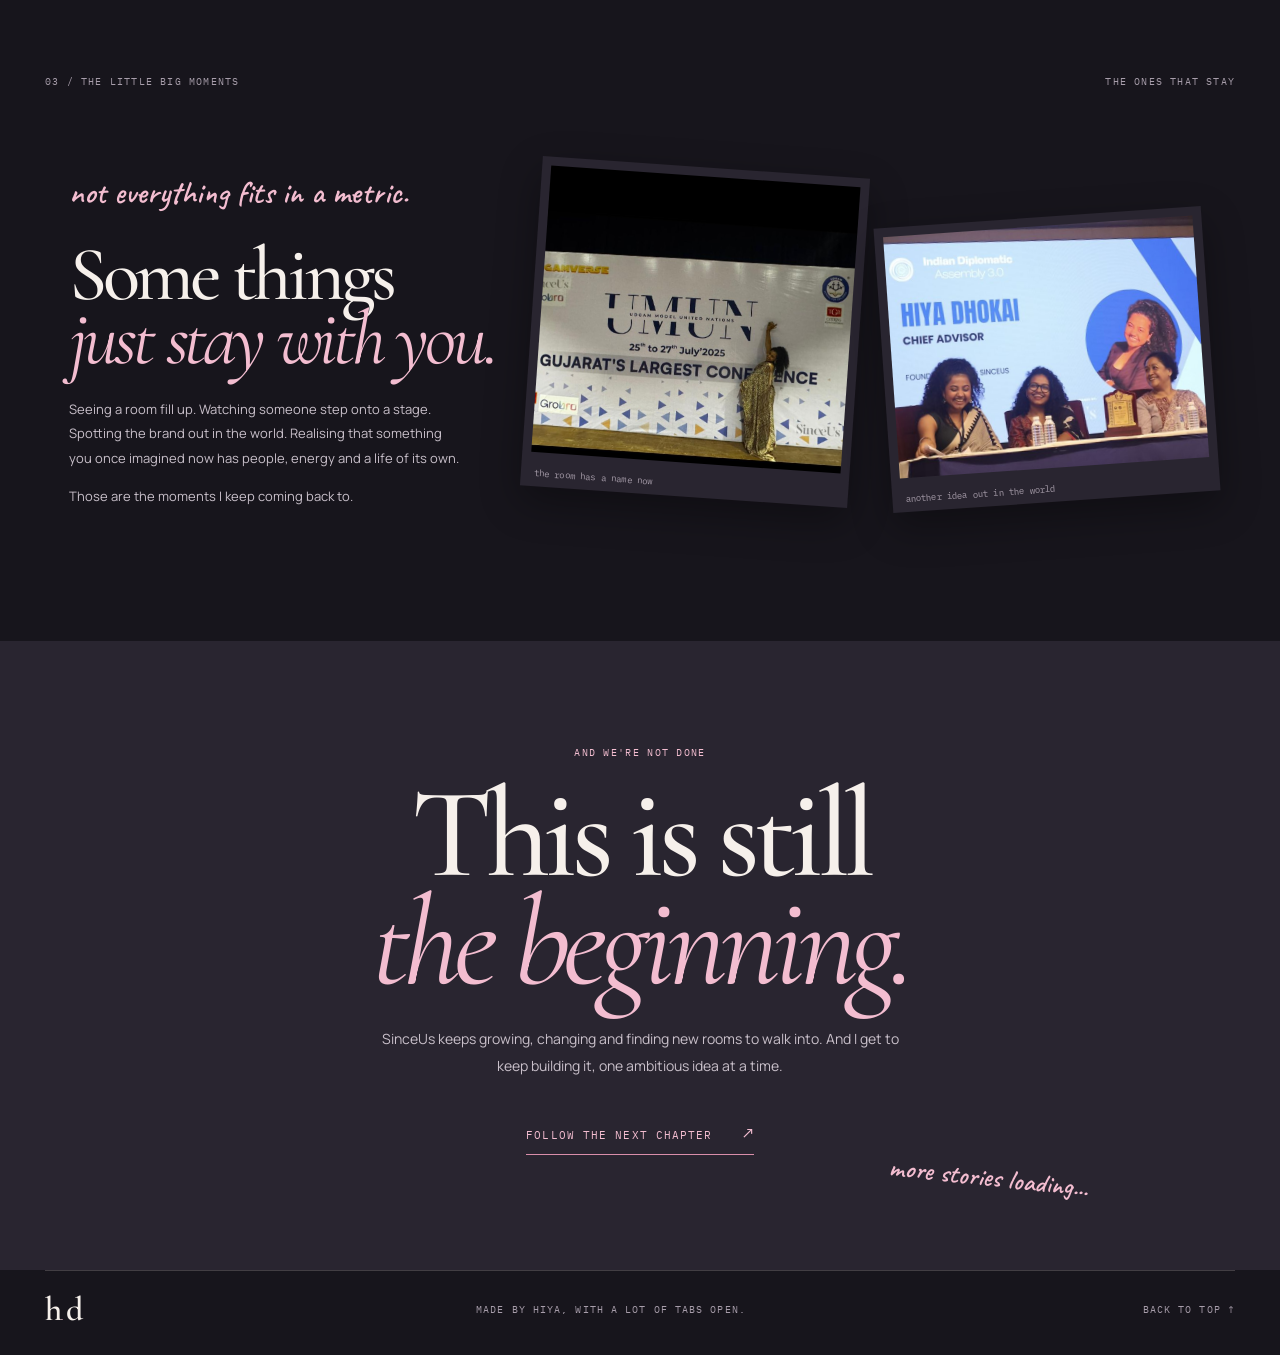
<file: Hiya_Personal_Website_Optimized/sinceus/sinceus.html>
<!DOCTYPE html>
<html lang="en">
<head>
  <meta charset="UTF-8"><meta name="viewport" content="width=device-width, initial-scale=1.0">
  <meta name="description" content="The story of SinceUs, the youth-led event company founded by Hiya Dhokai.">
  <title>SinceUs — Built by Doing</title>
  <link rel="preconnect" href="https://fonts.googleapis.com"><link rel="preconnect" href="https://fonts.gstatic.com" crossorigin>
  <link href="https://fonts.googleapis.com/css2?family=Caveat:wght@500;600;700&family=Cormorant+Garamond:wght@400;500;600;700&family=IBM+Plex+Mono:wght@400;500&family=Manrope:wght@400;500;600;700;800&display=swap" rel="stylesheet">
  <link rel="stylesheet" href="sinceus.css">
</head>
<body>
  <div class="grain"></div>
  <header class="topbar"><a class="logo" href="../index.html">h<span>.</span>d</a><span class="top-note">CHAPTER 03 / THE BUILDING YEARS</span><a class="top-link" href="../index.html">BACK TO HOME <span>↗</span></a></header>
<nav class="chapter-nav" aria-label="Main navigation"><a href="../index.html">HOME</a><a href="../lore/about.html">THE LORE</a><a href="../sinceus/sinceus.html" aria-current="page">SINCEUS</a><a href="../chapters/chapters.html">OTHER CHAPTERS</a><a href="../content/content.html">CONTENT</a></nav>

  <main>
    <section class="hero">
      <div class="meta"><span>03 / THE FOUNDER FILES</span><span>A STORY THAT'S STILL IN THE MAKING ↓</span></div>
      <div class="hero-grid">
        <div class="hero-copy">
          <p class="script hello">so, this is the big one.</p>
          <h1>Built by<br><em>doing.</em></h1>
          <p class="hero-sub">The SinceUs story.</p>
          <p class="intro-text">Somewhere between “what if we tried this?” and “okay, doors open in ten,” SinceUs became a whole lot more than an idea.</p>
          <p class="intro-text">I'm the Founder &amp; CEO of SinceUs, a youth-led event management brand built around creating experiences that bring people, ideas and communities into the same room.</p>
          <p class="script signoff">less talking about it. more making it happen.</p>
        </div>
        <div class="hero-collage" aria-label="SinceUs event photographs">
          <figure class="photo p-one"><img src="assets/IMG_7884.jpg" alt="Hiya speaking at Winter Youth Festival"><figcaption>one mic, many ideas</figcaption></figure>
          <figure class="photo p-two"><img src="assets/IMG_7921.jpg" alt="Hiya at a SinceUs event backdrop"><figcaption>the name on the wall</figcaption></figure>
          <figure class="photo p-three"><img src="assets/IMG_7910.jpg" alt="SinceUs event display and branding"><figcaption>built from the ground up</figcaption></figure>
          <span class="scribble s-one">the backstage is the story ↗</span><span class="star">✳</span>
        </div>
      </div>
    </section>

    <section class="numbers">
      <div class="number-heading"><p class="eyebrow">A LITTLE PROOF OF THE PLOT</p><h2>Two years.<br><em>A lot of rooms.</em></h2></div>
      <div class="stats">
        <article><strong>30<span>+</span></strong><p>institutions worked with</p></article>
        <article><strong>7,000<span>+</span></strong><p>participants in the community</p></article>
        <article><strong>2</strong><p>years of building, learning and doing</p></article>
      </div>
      <p class="script stats-note">and a camera roll that needs its own hard drive.</p>
    </section>

    <section class="people section-wrap">
      <div class="section-kicker"><span>01 / THE PEOPLE</span><span>NO ONE BUILDS ALONE</span></div>
      <div class="people-grid">
        <div class="team-photo"><img src="assets/IMG_7911.jpg" alt="The SinceUs team together at an event"><span class="photo-label">the people behind the plans</span></div>
        <div class="section-copy"><p class="script">the best part?</p><h2>It's never<br><em>just me.</em></h2><p>Every event is a team sport. The ideas, late checklists, last-minute fixes and little wins come from people who show up and make things happen together.</p><p>SinceUs has also been a platform for young people to take responsibility, try things out and learn by doing.</p></div>
      </div>
    </section>

    <section class="in-motion">
      <div class="section-wrap"><div class="section-kicker"><span>02 / THE EXECUTION</span><span>FROM PLAN TO PEOPLE</span></div>
        <h2>There's a lot that<br><em>happens before</em><br>the doors open.</h2>
        <p class="motion-intro">The final photographs show the room. They don't show the run sheets, the calls, the coordination or the hundred tiny decisions that got everyone there.</p>
        <div class="motion-grid">
          <figure class="motion-card tall"><img src="assets/IMG_7887.jpg" alt="Wide view of an event space and audience"><figcaption>setting the room</figcaption></figure>
          <figure class="motion-card"><img src="assets/IMG_7923.jpg" alt="A crowd gathered at an event"><figcaption>bringing people together</figcaption></figure>
          <figure class="motion-card"><img src="assets/IMG_7925.jpg" alt="A presentation taking place at an event"><figcaption>giving ideas a stage</figcaption></figure>
        </div>
      </div>
    </section>

    <section class="moments section-wrap">
      <div class="section-kicker"><span>03 / THE LITTLE BIG MOMENTS</span><span>THE ONES THAT STAY</span></div>
      <div class="moments-grid">
        <div><p class="script">not everything fits in a metric.</p><h2>Some things<br><em>just stay with you.</em></h2><p>Seeing a room fill up. Watching someone step onto a stage. Spotting the brand out in the world. Realising that something you once imagined now has people, energy and a life of its own.</p><p>Those are the moments I keep coming back to.</p></div>
        <figure class="moment-a"><img src="assets/IMG_7898.jpg" alt="SinceUs event branding and stage moment"><figcaption>the room has a name now</figcaption></figure>
        <figure class="moment-b"><img src="assets/IMG_SINCEUS_MOMENT.jpg" alt="Hiya at the Indian Diplomatic Assembly 3.0 as Chief Advisor"><figcaption>another idea out in the world</figcaption></figure>
      </div>
    </section>

    <section class="closing"><p class="eyebrow">AND WE'RE NOT DONE</p><h2>This is still<br><em>the beginning.</em></h2><p>SinceUs keeps growing, changing and finding new rooms to walk into. And I get to keep building it, one ambitious idea at a time.</p><a href="https://www.instagram.com/hiyadhokai/" target="_blank" rel="noopener">FOLLOW THE NEXT CHAPTER <span>↗</span></a><p class="script closing-note">more stories loading...</p></section>
  </main>
  <footer><a class="logo" href="../index.html">h<span>.</span>d</a><span>MADE BY HIYA, WITH A LOT OF TABS OPEN.</span><a href="#top">BACK TO TOP ↑</a></footer>
</body></html>
</file>
<file: Hiya_Personal_Website_Optimized/style.css>
:root{--bg:#17151c;--panel:#25212c;--pink:#f3bdd0;--pink2:#d98eaa;--ivory:#f6f0eb;--muted:#a79daa;--line:rgba(246,240,235,.19);--serif:'Cormorant Garamond',Georgia,serif;--sans:'Manrope',Arial,sans-serif;--mono:'IBM Plex Mono',monospace}
*{box-sizing:border-box}html{scroll-behavior:smooth}body{margin:0;background:var(--bg);color:var(--ivory);font:16px/1.75 var(--sans);overflow-x:hidden}a{color:inherit;text-decoration:none}img{display:block;width:100%;height:100%;object-fit:cover}.grain{position:fixed;inset:0;z-index:20;pointer-events:none;opacity:.07;background-image:url("data:image/svg+xml,%3Csvg viewBox='0 0 180 180' xmlns='http://www.w3.org/2000/svg'%3E%3Cfilter id='n'%3E%3CfeTurbulence type='fractalNoise' baseFrequency='.9' numOctaves='3' stitchTiles='stitch'/%3E%3C/filter%3E%3Crect width='100%25' height='100%25' filter='url(%23n)' opacity='.3'/%3E%3C/svg%3E")}
.topbar,footer{width:min(1320px,calc(100% - 90px));margin:auto;display:flex;align-items:center;justify-content:space-between}.topbar{height:88px;border-bottom:1px solid var(--line)}.logo{font:600 34px/.9 var(--serif);letter-spacing:-.1em}.logo span{color:var(--pink)}.top-note,.top-link,footer span,footer>a:last-child{font:10px var(--mono);letter-spacing:.11em;color:var(--muted)}.top-link{color:var(--pink)}.top-link span{font-size:17px;margin-left:10px}
.hero{width:min(1320px,calc(100% - 90px));margin:auto;padding:36px 0 24px}.hero-meta,.hero-bottom,.section-kicker{display:flex;justify-content:space-between;gap:18px;color:var(--muted);font:10px var(--mono);letter-spacing:.12em}.hero-layout{display:grid;grid-template-columns:1fr 1fr;gap:4%;align-items:center;padding:48px 3% 58px;position:relative}.hero-text{position:relative}.script{font:600 32px/1.1 'Caveat',cursive;color:var(--pink)}.hello{margin:0 0 10px 8px;transform:rotate(-5deg)}h1{font:500 clamp(100px,12vw,166px)/.72 var(--serif);letter-spacing:-.08em;margin:0 0 40px}h1 em,h2 em{font-weight:400;color:var(--pink)}.pink{color:var(--pink)}.hero-subline{display:flex;gap:16px;align-items:center;margin:0 0 18px}.hero-subline p{font:600 20px/1.45 var(--sans);max-width:370px;margin:0}.loop-arrow{font:48px var(--serif);color:var(--pink);transform:rotate(-20deg)}.hero-intro{font-size:16px;line-height:1.9;color:#c9c0ca;max-width:475px}.discover-link{display:inline-block;margin-top:22px;padding-bottom:8px;border-bottom:1px solid var(--pink2);font:11px var(--mono);letter-spacing:.08em}.discover-link span{color:var(--pink);font-size:17px;margin-left:22px}.hero-doodle{position:absolute;color:var(--pink)}.doodle-star{font-size:43px;right:10%;top:2%;transform:rotate(14deg)}.doodle-side{font:600 22px/1.05 'Caveat',cursive;right:3%;bottom:0;transform:rotate(7deg)}
.hero-photos{height:570px;position:relative}.photo{position:absolute;margin:0;background:var(--panel);padding:10px 10px 34px;box-shadow:0 15px 40px #0004}.photo img{filter:saturate(.82)}.photo-main{width:66%;height:430px;right:10%;top:30px;transform:rotate(3deg);z-index:2}.photo-main img{object-position:center 25%}.photo figcaption{position:absolute;bottom:8px;left:13px;color:var(--muted);font:9px var(--mono)}.photo-small{width:36%;height:245px}.photo-one{left:0;top:205px;transform:rotate(-8deg);z-index:3}.photo-two{right:0;bottom:0;transform:rotate(7deg);z-index:4}.photo-three{width:29%;height:195px;left:3%;top:8px;transform:rotate(-5deg);z-index:1}.photo-scribble{position:absolute;right:0;top:3px;color:var(--pink);font:600 27px 'Caveat',cursive;transform:rotate(9deg);z-index:5}.photo-scribble b{font-size:34px}.curvy-line{position:absolute;width:160px;left:2%;top:20px;z-index:4;transform:rotate(-12deg)}
.hero-bottom{border-top:1px solid var(--line);padding-top:17px;font-size:9px}.about{position:relative;border-top:1px solid var(--line);padding:105px max(45px,calc((100% - 1190px)/2)) 130px}.section-kicker{margin-bottom:55px}.about-grid{display:grid;grid-template-columns:1fr 1fr;gap:12%;align-items:start}.about-heading{position:relative}.about-heading>.script{margin:0 0 20px 8px;transform:rotate(-4deg)}h2{font:500 clamp(58px,7vw,91px)/.88 var(--serif);letter-spacing:-.05em;margin:0}.underline-squiggle{width:270px;margin:20px 0 0 30px}.about-copy{padding-top:8px;color:#c9c0ca;font-size:16px}.big-copy{font:500 25px/1.5 var(--serif);color:var(--ivory)}.about-copy p{margin-bottom:22px}.signoff{font-size:29px;margin:32px 0 0 20px}.margin-note{position:absolute;right:6%;bottom:42px;color:var(--pink);font:600 23px/1.05 'Caveat',cursive;transform:rotate(7deg)}
.now{background:var(--panel);padding:100px max(45px,calc((100% - 1190px)/2)) 90px}.now h2{margin-bottom:55px}.now-grid{display:grid;grid-template-columns:repeat(3,1fr);gap:20px}.now-card{min-height:330px;padding:28px 28px 30px;background:#302b37;position:relative;border:1px solid #ffffff0b}.now-card.card-pink{background:var(--pink);color:var(--bg)}.card-number{font:10px var(--mono);opacity:.7}.card-doodle{position:absolute;right:25px;top:14px;font:42px var(--serif);color:var(--pink)}.card-pink .card-doodle{color:#8b5368}.eyebrow{font:10px var(--mono);letter-spacing:.13em;color:var(--muted);margin:40px 0 8px}.card-pink .eyebrow{color:#755063}.now-card h3{font:500 39px/1 var(--serif);margin:0 0 17px}.now-card>p:not(.eyebrow){font-size:14px;line-height:1.8;color:#cfc6d0}.card-pink>p:not(.eyebrow){color:#4e3c48}.now-card>a{display:inline-block;margin-top:9px;border-bottom:1px solid var(--pink2);padding-bottom:5px;color:var(--pink);font:10px var(--mono)}.bottom-aside{text-align:right;margin:35px 8% 0 0;font-size:28px}
.hello-section{padding:110px 25px 100px;text-align:center}.hello-inner{max-width:700px;margin:auto;position:relative}.hello-inner>.eyebrow{margin:0 0 25px;color:var(--pink)}.hello-section h2{font-size:clamp(82px,11vw,135px);line-height:.8;margin-bottom:32px}.hello-section p:not(.eyebrow){max-width:480px;margin:0 auto 28px;color:#c9c0ca;font-size:15px}.email-link{display:inline-block;color:var(--pink);font:12px var(--mono);letter-spacing:.1em;border-bottom:1px solid var(--pink2);padding:10px 0}.email-link span{margin-left:28px;font-size:17px}.social-links{display:flex;justify-content:center;gap:30px;margin-top:65px;color:var(--muted);font:10px var(--mono);letter-spacing:.1em}.hello-star{position:absolute;right:2%;top:12%;font-size:45px;color:var(--pink)}.hello-note{position:absolute;right:0;bottom:4%;font-size:27px;transform:rotate(8deg)}
footer{border-top:1px solid var(--line);padding:24px 0 30px}
@media(max-width:800px){.topbar,footer,.hero{width:calc(100% - 40px)}.top-note{display:none}.hero-layout{grid-template-columns:1fr;padding:55px 0 35px;gap:25px}.hero-photos{height:490px;width:min(100%,520px);margin:auto}.photo-main{height:360px}.photo-small{height:210px}.hero-bottom{font-size:7px}.about{padding:80px 25px 110px}.about-grid{grid-template-columns:1fr;gap:30px}.margin-note{bottom:25px}.now{padding:80px 25px}.now-grid{grid-template-columns:1fr}.now-card{min-height:260px}.now-card .eyebrow{margin-top:25px}.section-kicker{font-size:8px}.hello-note{right:3%}}
@media(max-width:480px){.topbar{height:72px}.top-link{font-size:8px}.hero-meta{font-size:8px}.hero{padding-top:25px}h1{font-size:106px}.hero-subline p{font-size:17px}.hero-intro{font-size:14px}.hero-photos{height:400px}.photo-main{height:300px;width:70%;right:8%}.photo-small{height:165px;width:39%}.photo-one{top:165px}.photo-two{bottom:0}.photo-three{width:31%;height:150px;top:5px}.curvy-line{width:115px}.hero-bottom{flex-wrap:wrap;justify-content:flex-start;column-gap:20px;row-gap:5px}.about{padding:70px 22px 105px}.about h2{font-size:61px}.big-copy{font-size:22px}.about-copy{font-size:14px}.now{padding:70px 22px}.now h2{font-size:62px}.hello-section{padding:80px 22px}.hello-section h2{font-size:84px}.hello-star{right:0}.hello-note{bottom:-5%;font-size:23px}footer{font-size:8px}footer span{display:none}}

/* Fourth snapshot: tucked into the existing collage on the right. */
.photo-four{width:30%;height:205px;right:0;top:58px;transform:rotate(6deg);z-index:5}
.photo-four img{object-position:center;filter:saturate(.82)}
@media(max-width:800px){.photo-four{width:31%;height:165px;right:0;top:50px}}
@media(max-width:480px){.photo-four{width:31%;height:135px;right:0;top:42px}}

/* Shared chapter navigation */
.chapter-nav{width:min(1320px,calc(100% - 90px));margin:0 auto;display:flex;justify-content:center;gap:clamp(12px,3vw,42px);padding:16px 0 18px;border-bottom:1px solid rgba(246,240,235,.13);flex-wrap:wrap}.chapter-nav a{font:10px 'IBM Plex Mono',monospace;letter-spacing:.09em;color:#a79daa;transition:color .2s}.chapter-nav a:hover,.chapter-nav a:focus{color:#f3bdd0}.chapter-nav a[aria-current="page"]{color:#f3bdd0}
@media(max-width:600px){.chapter-nav{width:calc(100% - 32px);gap:10px 18px;padding:13px 0}.chapter-nav a{font-size:8px}}
</file>
<file: Hiya_Personal_Website_Optimized/chapters/chapters.css>
:root{--bg:#17151c;--panel:#292530;--pink:#f3bdd0;--pink2:#d98eaa;--ivory:#f6f0eb;--muted:#a79daa;--line:rgba(246,240,235,.19);--serif:'Cormorant Garamond',Georgia,serif;--sans:'Manrope',Arial,sans-serif;--mono:'IBM Plex Mono',monospace}*{box-sizing:border-box}html{scroll-behavior:smooth}body{margin:0;background:var(--bg);color:var(--ivory);font:16px/1.75 var(--sans);overflow-x:hidden}a{color:inherit;text-decoration:none}img{width:100%;height:100%;display:block;object-fit:cover}.topbar,footer,.wrap{width:min(1320px,calc(100% - 90px));margin:auto}.topbar,footer{display:flex;align-items:center;justify-content:space-between}.topbar{height:88px;border-bottom:1px solid var(--line)}.logo{font:600 34px/.9 var(--serif);letter-spacing:-.1em}.logo span{color:var(--pink)}.top-note,.top-link,footer span,footer>a:last-child{font:10px var(--mono);letter-spacing:.11em;color:var(--muted)}.top-link{color:var(--pink)}.hero{padding:36px 0 100px}.meta,.section-kicker{display:flex;justify-content:space-between;gap:18px;color:var(--muted);font:10px var(--mono);letter-spacing:.12em}.hero-grid{display:grid;grid-template-columns:.88fr 1.12fr;gap:4%;align-items:center;padding:55px 2% 10px}.script{font:600 31px/1.1 'Caveat',cursive;color:var(--pink)}.copy>.script:first-child{transform:rotate(-3deg);margin:0 0 18px 8px}h1{font:500 clamp(85px,9.7vw,140px)/.78 var(--serif);letter-spacing:-.07em;margin:0 0 32px}h1 em,h2 em{font-weight:400;color:var(--pink)}.lead{font-size:19px;line-height:1.6;max-width:480px;color:var(--ivory)}.body,.ted-copy p,.work-copy>p:not(.script),.closing>p:not(.eyebrow):not(.closing-note){font-size:14px;line-height:1.95;color:#c9c0ca;max-width:500px}.note{margin:27px 0 0 18px;transform:rotate(-2deg)}.collage{height:620px;position:relative}.shot{position:absolute;margin:0;background:var(--panel);padding:9px 9px 34px;box-shadow:0 16px 42px #0006}.shot img{filter:saturate(.86)}.shot figcaption,.work-photo figcaption,.gallery figcaption{position:absolute;bottom:8px;left:13px;color:var(--muted);font:9px var(--mono)}.shot.a{width:37%;height:290px;left:3%;top:10px;transform:rotate(-6deg);z-index:2}.shot.b{width:40%;height:310px;right:2%;top:45px;transform:rotate(5deg);z-index:3}.shot.c{width:39%;height:300px;left:31%;bottom:0;transform:rotate(-2deg);z-index:4}.scribble{position:absolute;right:0;bottom:25px;color:var(--pink);font:600 25px 'Caveat';transform:rotate(7deg);z-index:5}.tedx{background:var(--panel);padding:90px max(45px,calc((100% - 1190px)/2)) 75px;position:relative}.ted-grid{display:grid;grid-template-columns:1fr 1fr;gap:8%;align-items:end}.eyebrow{font:10px var(--mono);letter-spacing:.13em;color:var(--pink);margin:0 0 20px}.tedx .script{margin:0 0 12px}.tedx h2,.work-copy h2,.closing h2{font:500 clamp(65px,7vw,100px)/.84 var(--serif);letter-spacing:-.055em;margin:0}.ted-copy p{margin:0 0 14px}.tag{display:inline-block;border:1px solid #f3bdd055;color:var(--pink);font:9px var(--mono);padding:8px 10px;margin:8px 7px 0 0}.ted-photo{width:min(650px,75%);height:350px;margin:55px auto 0;position:relative;transform:rotate(-2deg);padding:9px 9px 35px;background:var(--bg);box-shadow:0 15px 40px #0005}.ted-photo img{object-position:center 38%}.ted-photo span{position:absolute;bottom:8px;left:15px;color:var(--muted);font:9px var(--mono)}.roles{padding:100px 0 110px}.role-grid{display:grid;grid-template-columns:repeat(4,1fr);gap:18px;padding-top:48px}.role{border-top:1px solid #ffffff35;padding:18px 12px 10px 0}.num{font:10px var(--mono);color:var(--pink)}.role h3{font:500 34px/1 var(--serif);margin:22px 0 8px}.position{font:10px var(--mono);color:var(--pink);min-height:34px}.role p:last-child{font-size:12px;line-height:1.85;color:#c9c0ca}.work{background:#211e27;padding:90px 0 105px}.work-grid{display:grid;grid-template-columns:.8fr 1.1fr .7fr;gap:30px;align-items:center;padding:50px 2% 0}.work-photo{height:330px;position:relative;margin:0;background:var(--panel);padding:9px 9px 34px;box-shadow:0 15px 40px #0005}.work-photo.one{transform:rotate(-4deg)}.work-photo.two{height:270px;transform:rotate(4deg);margin-top:55px}.work-copy h2{font-size:clamp(55px,6vw,78px);margin:15px 0 22px}.work-copy .script{margin:0}.gallery{padding:100px 0 115px}.gallery-grid{display:grid;grid-template-columns:repeat(3,1fr);gap:22px;padding:45px 2% 0;align-items:center}.gallery figure{height:350px;position:relative;margin:0;background:var(--panel);padding:9px 9px 34px;box-shadow:0 15px 40px #0005}.gallery figure:nth-child(1){transform:rotate(-3deg)}.gallery figure:nth-child(2){height:300px;transform:rotate(3deg);margin-top:45px}.gallery figure:nth-child(3){transform:rotate(-2deg)}.gallery figure img{object-position:center 40%}.closing{text-align:center;background:var(--panel);padding:100px 25px 110px;position:relative}.closing h2{font-size:clamp(85px,10vw,125px);margin:0 0 28px}.closing>p:not(.eyebrow):not(.closing-note){margin:0 auto 28px}.closing>a{display:inline-block;color:var(--pink);font:11px var(--mono);letter-spacing:.1em;border-bottom:1px solid var(--pink2);padding:10px 0}.closing-note{position:absolute;right:15%;bottom:7%;transform:rotate(5deg)}footer{border-top:1px solid var(--line);padding:24px 0 30px}@media(max-width:850px){.topbar,footer,.wrap{width:calc(100% - 40px)}.top-note{display:none}.hero-grid{grid-template-columns:1fr;gap:20px;padding-top:45px}.collage{height:550px;width:min(100%,600px);margin:auto}.ted-grid{grid-template-columns:1fr;gap:25px}.role-grid{grid-template-columns:1fr 1fr}.work-grid{grid-template-columns:1fr 1fr}.work-copy{grid-column:1/-1;grid-row:1}.work-photo{height:300px}.gallery-grid{gap:14px}.gallery figure{height:270px}.gallery figure:nth-child(2){height:235px}}@media(max-width:520px){.topbar{height:72px}.top-link{font-size:8px}.meta,.section-kicker{font-size:8px}.hero{padding:25px 0 70px}h1{font-size:85px}.lead{font-size:17px}.collage{height:420px}.shot{padding:6px 6px 25px}.shot.a{height:205px}.shot.b{height:220px}.shot.c{height:210px}.shot figcaption{font-size:7px;bottom:5px;left:8px}.scribble{font-size:19px}.tedx{padding:70px 20px 55px}.tedx h2{font-size:66px}.ted-photo{width:90%;height:260px;margin-top:35px}.roles{padding:75px 0}.role-grid{gap:20px 14px;padding-top:35px}.role h3{font-size:29px}.role p:last-child{font-size:11px}.work{padding:70px 0}.work-grid{grid-template-columns:1fr 1fr;padding-top:35px;gap:12px}.work-copy h2{font-size:56px}.work-photo{height:220px;padding:6px 6px 26px}.work-photo.two{height:190px;margin-top:25px}.work-photo figcaption{font-size:7px;left:8px}.gallery{padding:75px 0}.gallery-grid{grid-template-columns:1fr 1fr;padding-top:35px}.gallery figure{height:220px;padding:6px 6px 26px}.gallery figure:nth-child(2){height:195px;margin-top:25px}.gallery figure:nth-child(3){grid-column:1/-1;width:75%;margin:0 auto}.gallery figcaption{font-size:7px;left:8px;bottom:5px}.closing{padding:75px 20px 95px}.closing h2{font-size:76px}.closing-note{right:6%;font-size:25px}footer span{display:none}}

/* Shared chapter navigation */
.chapter-nav{width:min(1320px,calc(100% - 90px));margin:0 auto;display:flex;justify-content:center;gap:clamp(12px,3vw,42px);padding:16px 0 18px;border-bottom:1px solid rgba(246,240,235,.13);flex-wrap:wrap}.chapter-nav a{font:10px 'IBM Plex Mono',monospace;letter-spacing:.09em;color:#a79daa;transition:color .2s}.chapter-nav a:hover,.chapter-nav a:focus{color:#f3bdd0}.chapter-nav a[aria-current="page"]{color:#f3bdd0}
@media(max-width:600px){.chapter-nav{width:calc(100% - 32px);gap:10px 18px;padding:13px 0}.chapter-nav a{font-size:8px}}
</file>
<file: Hiya_Personal_Website_Optimized/content/content.css>
:root{--bg:#17151c;--pink:#f3bdd0;--panel:#292530;--ivory:#f4eee9;--mauve:#a991a9;--muted:#aaa2ad;--line:#393440}*{box-sizing:border-box}html{scroll-behavior:smooth}body{margin:0;background:var(--bg);color:var(--ivory);font-family:Manrope, sans-serif}a{color:inherit;text-decoration:none}.topbar{height:76px;padding:0 6vw;display:flex;align-items:center;justify-content:space-between;border-bottom:1px solid var(--line)}.logo{font:600 30px 'Cormorant Garamond',serif;letter-spacing:-2px}.logo span{color:var(--pink)}.top-note,.top-link,.meta,.eyebrow,.career-mark span,footer span,footer>a:last-child{font:10px 'IBM Plex Mono',monospace;letter-spacing:1.3px;color:var(--muted)}.top-link{color:var(--pink)}.wrap{width:min(1180px,88vw);margin:auto}.hero{padding:55px 0 100px}.meta,.section-kicker{display:flex;justify-content:space-between;gap:20px}.hero-grid{display:grid;grid-template-columns:.88fr 1.12fr;gap:4vw;align-items:center;margin-top:30px}.script{font:600 25px Caveat,cursive;color:var(--pink);margin:0 0 14px;transform:rotate(-2deg)}h1,h2{font:500 clamp(64px,8vw,112px)/.83 'Cormorant Garamond',serif;letter-spacing:-3px;margin:0 0 30px}h1 em,h2 em{color:var(--pink);font-weight:500}.lead{font-size:19px;line-height:1.6;font-weight:800;max-width:430px;margin:0 0 20px}.body,.community-copy p,.career-copy>p:not(.eyebrow):not(.script),.closing>p:not(.eyebrow):not(.script){font-size:14px;line-height:2;color:#c9c1ca;max-width:500px}.note{margin-top:30px}.collage{height:650px;position:relative}.shot{position:absolute;margin:0;padding:10px 10px 34px;background:#302b37;box-shadow:0 18px 38px #0005}.shot img{width:100%;height:100%;display:block;object-fit:cover;filter:saturate(.9)}.shot figcaption{position:absolute;bottom:10px;left:13px;font:10px 'IBM Plex Mono',monospace;color:#c9bdc9}.shot.a{width:43%;height:47%;left:5%;top:5%;transform:rotate(-5deg)}.shot.b{width:37%;height:42%;right:5%;top:1%;transform:rotate(5deg)}.shot.c{width:43%;height:47%;left:25%;bottom:5%;transform:rotate(3deg)}.shot.d{width:28%;height:31%;right:0;bottom:8%;transform:rotate(-5deg)}.scribble{position:absolute;right:3%;top:48%;font:600 22px Caveat,cursive;color:var(--pink);transform:rotate(7deg)}.community{background:var(--panel);padding:85px 0}.community-grid{display:grid;grid-template-columns:1fr 1fr;gap:9vw;align-items:center}.eyebrow{color:var(--pink);margin:0 0 18px}.community .script{margin-bottom:18px}.community h2,.career h2{font-size:clamp(52px,6vw,78px);line-height:.9;letter-spacing:-2px}.community-copy p{max-width:520px}.insta,.closing>a{display:inline-block;margin-top:18px;padding-bottom:8px;border-bottom:1px solid var(--pink);font:11px 'IBM Plex Mono',monospace;letter-spacing:1px;color:var(--pink)}.career{padding:100px 0;display:grid;grid-template-columns:.7fr 1.3fr;gap:10vw;align-items:center}.career-mark{height:270px;width:270px;border:1px solid #655462;border-radius:50%;display:flex;flex-direction:column;align-items:center;justify-content:center;gap:12px;color:var(--pink);transform:rotate(-8deg);margin:auto}.career-mark strong{font:italic 110px/.8 'Cormorant Garamond',serif}.career-mark span{font-size:9px}.career-copy h2{margin-bottom:20px}.career-copy>p:not(.eyebrow):not(.script){max-width:600px}.career-copy .script{margin-top:24px}.closing{text-align:center;padding:90px 20px 100px;background:#211e27}.closing h2{font-size:clamp(58px,7vw,88px);margin:20px 0}.closing>p:not(.eyebrow):not(.script){margin:0 auto;max-width:520px}.closing-note{margin-top:35px!important}footer{padding:25px 6vw;display:flex;justify-content:space-between;align-items:center;border-top:1px solid var(--line)}footer .logo{font-size:25px}footer span,footer>a:last-child{font-size:9px}@media(max-width:800px){.topbar{padding:0 5vw}.top-note{display:none}.wrap{width:90vw}.hero{padding-top:38px}.hero-grid,.community-grid,.career{grid-template-columns:1fr}.hero-grid{gap:25px}.copy{max-width:600px}.collage{height:570px;margin-top:5px}.shot.a{width:46%;height:44%}.shot.b{width:38%;height:39%}.shot.c{width:46%;height:44%;left:22%}.shot.d{width:29%;height:30%}.scribble{top:49%;right:0}.community{padding:65px 0}.career{gap:45px;padding:70px 0}.career-mark{height:210px;width:210px}.career-mark strong{font-size:85px}.career-copy{max-width:600px}}@media(max-width:480px){.meta{font-size:8px}.meta span:last-child{display:none}h1{font-size:67px}.lead{font-size:17px}.collage{height:440px}.shot{padding:7px 7px 27px}.shot figcaption{font-size:8px;bottom:7px;left:9px}.scribble{font-size:18px;top:50%}.community h2,.career h2{font-size:55px}footer span{display:none}}

/* Shared chapter navigation */
.chapter-nav{width:min(1320px,calc(100% - 90px));margin:0 auto;display:flex;justify-content:center;gap:clamp(12px,3vw,42px);padding:16px 0 18px;border-bottom:1px solid rgba(246,240,235,.13);flex-wrap:wrap}.chapter-nav a{font:10px 'IBM Plex Mono',monospace;letter-spacing:.09em;color:#a79daa;transition:color .2s}.chapter-nav a:hover,.chapter-nav a:focus{color:#f3bdd0}.chapter-nav a[aria-current="page"]{color:#f3bdd0}
@media(max-width:600px){.chapter-nav{width:calc(100% - 32px);gap:10px 18px;padding:13px 0}.chapter-nav a{font-size:8px}}
</file>
<file: Hiya_Personal_Website_Optimized/lore/about.css>
:root{--bg:#17151c;--panel:#292530;--pink:#f3bdd0;--pink2:#d98eaa;--ivory:#f6f0eb;--muted:#a79daa;--line:rgba(246,240,235,.19);--serif:'Cormorant Garamond',Georgia,serif;--sans:'Manrope',Arial,sans-serif;--mono:'IBM Plex Mono',monospace}
*{box-sizing:border-box}html{scroll-behavior:smooth}body{margin:0;background:var(--bg);color:var(--ivory);font:16px/1.75 var(--sans);overflow-x:hidden}a{color:inherit;text-decoration:none}img{display:block;width:100%;height:100%;object-fit:cover}.grain{position:fixed;inset:0;z-index:20;pointer-events:none;opacity:.06;background-image:url("data:image/svg+xml,%3Csvg viewBox='0 0 180 180' xmlns='http://www.w3.org/2000/svg'%3E%3Cfilter id='n'%3E%3CfeTurbulence type='fractalNoise' baseFrequency='.9' numOctaves='3' stitchTiles='stitch'/%3E%3C/filter%3E%3Crect width='100%25' height='100%25' filter='url(%23n)' opacity='.3'/%3E%3C/svg%3E")}
.topbar,footer{width:min(1320px,calc(100% - 90px));margin:auto;display:flex;align-items:center;justify-content:space-between}.topbar{height:88px;border-bottom:1px solid var(--line)}.logo{font:600 34px/.9 var(--serif);letter-spacing:-.1em}.logo span{color:var(--pink)}.top-note,.top-link,footer span,footer>a:last-child{font:10px var(--mono);letter-spacing:.11em;color:var(--muted)}.top-link{color:var(--pink)}.top-link span{font-size:17px;margin-left:10px}
.intro{width:min(1320px,calc(100% - 90px));margin:auto;padding:36px 0 105px}.meta{display:flex;justify-content:space-between;gap:18px;color:var(--muted);font:10px var(--mono);letter-spacing:.12em}.intro-grid{display:grid;grid-template-columns:.88fr 1.12fr;gap:4%;align-items:center;padding:65px 2% 35px}.copy{position:relative;z-index:2}.script{font:600 32px/1.1 'Caveat',cursive;color:var(--pink)}.hello{margin:0 0 16px 8px;transform:rotate(-4deg)}h1{font:500 clamp(75px,8.4vw,120px)/.79 var(--serif);letter-spacing:-.065em;margin:0 0 42px}h1 em,h2 em{font-weight:400;color:var(--pink)}.lead{display:flex;align-items:center;gap:15px;margin:0 0 18px}.lead p{font-size:20px;line-height:1.4;font-weight:700;margin:0;max-width:380px}.squiggle{font:48px var(--serif);color:var(--pink);transform:rotate(-18deg)}.body-copy{max-width:475px;color:#c9c0ca;font-size:15px;line-height:1.95;margin:0 0 17px}.signoff{font-size:30px;max-width:420px;margin:28px 0 0 18px;transform:rotate(-2deg)}
.collage{height:700px;position:relative}.snap{position:absolute;margin:0;background:var(--panel);padding:10px 10px 35px;box-shadow:0 15px 40px #0005}.snap img{filter:saturate(.82)}.snap figcaption{position:absolute;bottom:8px;left:13px;color:var(--muted);font:9px var(--mono);letter-spacing:.02em}.snap-one{width:36%;height:250px;left:2%;top:30px;transform:rotate(-7deg);z-index:3}.snap-two{width:31%;height:235px;right:1%;top:5px;transform:rotate(5deg);z-index:2}.snap-three{width:43%;height:360px;right:17%;top:185px;transform:rotate(2deg);z-index:4}.snap-one img.zoomed{object-position:center 35%;transform:scale(1.17)}.snap-three img{object-position:center; }.snap-four{width:37%;height:265px;left:0;bottom:30px;transform:rotate(5deg);z-index:2}.snap-five{width:35%;height:260px;right:0;bottom:12px;transform:rotate(-6deg);z-index:5}.snap-six{width:31%;height:215px;left:35%;bottom:0;transform:rotate(-3deg);z-index:3}.note{position:absolute;color:var(--pink);font:600 25px/1 'Caveat',cursive;z-index:8}.note-one{right:4%;top:135px;transform:rotate(8deg)}.note-two{left:3%;bottom:2px;transform:rotate(-7deg)}.arrow-doodle{position:absolute;width:150px;left:23%;top:2px;z-index:6;transform:rotate(-8deg)}.spark{position:absolute;right:7%;bottom:35%;font-size:45px;color:var(--pink);z-index:8}
.little-things{background:var(--panel);padding:95px max(45px,calc((100% - 1190px)/2)) 80px}.little-things h2{font:500 clamp(60px,7vw,90px)/.88 var(--serif);letter-spacing:-.05em;margin:55px 0}.things-grid{display:grid;grid-template-columns:repeat(3,1fr);gap:18px}.things-grid article{min-height:235px;padding:25px 27px;background:#302b37;border:1px solid #ffffff0b}.things-grid article:first-child{background:var(--pink);color:var(--bg)}.things-grid article>span{font:10px var(--mono);opacity:.7}.things-grid h3{font:500 35px/1.1 var(--serif);margin:28px 0 10px}.things-grid p{font-size:13px;line-height:1.8;color:#cfc6d0;margin:0}.things-grid article:first-child p{color:#51414b}.bottom-note{text-align:right;margin:32px 5% 0 0;font-size:28px}.end-note{text-align:center;padding:100px 25px 110px;position:relative}.eyebrow{font:10px var(--mono);letter-spacing:.13em;color:var(--pink);margin:0 0 25px}.end-note h2{font:500 clamp(80px,10vw,125px)/.8 var(--serif);letter-spacing:-.05em;margin:0 0 38px}.end-note>a{display:inline-block;color:var(--pink);font:11px var(--mono);letter-spacing:.1em;border-bottom:1px solid var(--pink2);padding:10px 0}.end-note>a span{margin-left:25px;font-size:17px}.end-script{position:absolute;right:17%;bottom:12%;transform:rotate(7deg);font-size:26px}footer{border-top:1px solid var(--line);padding:24px 0 30px}
@media(max-width:850px){.topbar,footer,.intro{width:calc(100% - 40px)}.top-note{display:none}.intro-grid{grid-template-columns:1fr;padding:55px 0 20px;gap:25px}.collage{height:650px;width:min(100%,600px);margin:auto}.things-grid{grid-template-columns:1fr}.things-grid article{min-height:190px}.little-things{padding:80px 25px}.end-script{right:6%}}
@media(max-width:520px){.topbar{height:72px}.top-link{font-size:8px}.meta{font-size:8px}.intro{padding-top:25px}.intro-grid{padding-top:45px}h1{font-size:75px}.lead p{font-size:17px}.body-copy{font-size:14px}.collage{height:470px}.snap{padding:6px 6px 25px}.snap figcaption{font-size:7px;bottom:5px;left:8px}.snap-one{width:39%;height:165px;top:15px}.snap-two{width:34%;height:160px}.snap-three{width:47%;height:255px;top:125px;right:15%}.snap-four{width:40%;height:175px;bottom:10px}.snap-five{width:38%;height:175px;bottom:4px}.snap-six{width:31%;height:145px;left:36%;bottom:0}.note{font-size:18px}.note-one{top:95px}.note-two{bottom:-5px}.arrow-doodle{width:95px}.spark{font-size:30px}.little-things{padding:70px 22px}.little-things h2{font-size:60px;margin:40px 0}.things-grid h3{font-size:31px}.end-note{padding:80px 20px 100px}.end-note h2{font-size:78px}.end-script{bottom:5%;font-size:22px}footer span{display:none}}

/* Shared chapter navigation */
.chapter-nav{width:min(1320px,calc(100% - 90px));margin:0 auto;display:flex;justify-content:center;gap:clamp(12px,3vw,42px);padding:16px 0 18px;border-bottom:1px solid rgba(246,240,235,.13);flex-wrap:wrap}.chapter-nav a{font:10px 'IBM Plex Mono',monospace;letter-spacing:.09em;color:#a79daa;transition:color .2s}.chapter-nav a:hover,.chapter-nav a:focus{color:#f3bdd0}.chapter-nav a[aria-current="page"]{color:#f3bdd0}
@media(max-width:600px){.chapter-nav{width:calc(100% - 32px);gap:10px 18px;padding:13px 0}.chapter-nav a{font-size:8px}}
</file>
<file: Hiya_Personal_Website_Optimized/sinceus/sinceus.css>
:root{--bg:#17151c;--panel:#292530;--pink:#f3bdd0;--pink2:#d98eaa;--ivory:#f6f0eb;--muted:#a79daa;--line:rgba(246,240,235,.19);--serif:'Cormorant Garamond',Georgia,serif;--sans:'Manrope',Arial,sans-serif;--mono:'IBM Plex Mono',monospace}
*{box-sizing:border-box}html{scroll-behavior:smooth}body{margin:0;background:var(--bg);color:var(--ivory);font:16px/1.75 var(--sans);overflow-x:hidden}a{color:inherit;text-decoration:none}img{display:block;width:100%;height:100%;object-fit:cover}.grain{position:fixed;inset:0;z-index:20;pointer-events:none;opacity:.06;background-image:url("data:image/svg+xml,%3Csvg viewBox='0 0 180 180' xmlns='http://www.w3.org/2000/svg'%3E%3Cfilter id='n'%3E%3CfeTurbulence type='fractalNoise' baseFrequency='.9' numOctaves='3' stitchTiles='stitch'/%3E%3C/filter%3E%3Crect width='100%25' height='100%25' filter='url(%23n)' opacity='.3'/%3E%3C/svg%3E")}
.topbar,footer{width:min(1320px,calc(100% - 90px));margin:auto;display:flex;align-items:center;justify-content:space-between}.topbar{height:88px;border-bottom:1px solid var(--line)}.logo{font:600 34px/.9 var(--serif);letter-spacing:-.1em}.logo span{color:var(--pink)}.top-note,.top-link,footer span,footer>a:last-child{font:10px var(--mono);letter-spacing:.11em;color:var(--muted)}.top-link{color:var(--pink)}.top-link span{font-size:17px;margin-left:10px}.hero,.section-wrap{width:min(1320px,calc(100% - 90px));margin:auto}.hero{padding:36px 0 95px}.meta,.section-kicker{display:flex;justify-content:space-between;gap:18px;color:var(--muted);font:10px var(--mono);letter-spacing:.12em}.hero-grid{display:grid;grid-template-columns:.88fr 1.12fr;gap:4%;align-items:center;padding:58px 2% 20px}.hero-copy{position:relative;z-index:2}.script{font:600 32px/1.1 'Caveat',cursive;color:var(--pink)}.hello{margin:0 0 17px 8px;transform:rotate(-4deg)}h1{font:500 clamp(90px,10vw,145px)/.76 var(--serif);letter-spacing:-.07em;margin:0 0 28px}h1 em,h2 em{font-weight:400;color:var(--pink)}.hero-sub{font:500 22px var(--mono);letter-spacing:.03em;color:var(--pink);margin:0 0 24px}.intro-text{max-width:460px;color:#c9c0ca;font-size:15px;line-height:1.95;margin:0 0 17px}.signoff{font-size:30px;max-width:420px;margin:30px 0 0 14px;transform:rotate(-2deg)}
.hero-collage{height:640px;position:relative}.photo{position:absolute;margin:0;background:var(--panel);padding:10px 10px 35px;box-shadow:0 15px 40px #0005}.photo img{filter:saturate(.84)}.photo figcaption,.motion-card figcaption,.moments-grid figcaption{position:absolute;bottom:8px;left:13px;color:var(--muted);font:9px var(--mono);letter-spacing:.02em}.p-one{width:39%;height:290px;left:3%;top:25px;transform:rotate(-6deg);z-index:3}.p-two{width:36%;height:280px;right:1%;top:5px;transform:rotate(5deg);z-index:2}.p-three{width:43%;height:340px;right:18%;bottom:4px;transform:rotate(2deg);z-index:4}.p-one img{object-position:center 42%}.p-two img{object-position:center 43%}.p-three img{object-position:center 45%}.scribble{position:absolute;color:var(--pink);font:600 25px/1 'Caveat',cursive;right:0;top:335px;transform:rotate(7deg);z-index:8}.star{position:absolute;right:5%;bottom:3%;font-size:44px;color:var(--pink);z-index:8}
.numbers{background:var(--panel);padding:88px max(45px,calc((100% - 1190px)/2)) 55px;display:grid;grid-template-columns:.8fr 1.2fr;gap:30px;align-items:end}.eyebrow{font:10px var(--mono);letter-spacing:.13em;color:var(--pink);margin:0 0 22px}.number-heading h2,.section-copy h2,.in-motion h2,.moments-grid h2,.closing h2{font:500 clamp(65px,7vw,100px)/.84 var(--serif);letter-spacing:-.055em;margin:0}.stats{display:grid;grid-template-columns:repeat(3,1fr);gap:22px}.stats article{border-left:1px solid #ffffff25;padding:5px 0 5px 20px}.stats strong{font:500 clamp(42px,5vw,68px)/1 var(--serif);color:var(--pink)}.stats strong span{font-size:.65em}.stats p{font-size:12px;color:#c9c0ca;max-width:130px;line-height:1.6}.stats-note{grid-column:1/-1;text-align:right;margin:8px 4% 0 0;font-size:27px}
.people{padding:100px 0 115px}.people-grid{display:grid;grid-template-columns:1.1fr .9fr;gap:8%;align-items:center;padding:55px 3% 0}.team-photo{height:480px;position:relative;transform:rotate(-2deg);background:var(--panel);padding:10px 10px 38px;box-shadow:0 18px 45px #0005}.team-photo img{object-position:center 45%}.photo-label{position:absolute;bottom:10px;left:16px;color:var(--muted);font:9px var(--mono)}.section-copy .script{margin:0 0 14px 8px;transform:rotate(-4deg)}.section-copy h2{margin:0 0 28px}.section-copy p:not(.script){max-width:430px;color:#c9c0ca;font-size:14px;line-height:1.95}
.in-motion{background:#211e27;padding:95px 0 110px}.in-motion h2{font-size:clamp(65px,8vw,105px);margin:55px 0 22px}.motion-intro{max-width:580px;color:#c9c0ca;font-size:14px;line-height:1.9;margin:0 0 45px}.motion-grid{display:grid;grid-template-columns:1.05fr .8fr .8fr;gap:22px;align-items:start}.motion-card{height:330px;position:relative;background:var(--panel);padding:9px 9px 34px;transform:rotate(-2deg)}.motion-card:nth-child(2){margin-top:65px;transform:rotate(3deg);height:270px}.motion-card:nth-child(3){margin-top:20px;transform:rotate(-3deg);height:300px}.motion-card img{object-position:center 45%}.motion-card figcaption{bottom:7px;left:12px}
.moments{padding:105px 0 120px}.moments-grid{display:grid;grid-template-columns:1fr .75fr .75fr;gap:24px;align-items:center;padding:55px 2% 0}.moments-grid h2{font-size:clamp(55px,6vw,78px);margin:16px 0 25px}.moments-grid p:not(.script){max-width:390px;color:#c9c0ca;font-size:13px;line-height:1.9}.moments-grid figure{position:relative;margin:0;background:var(--panel);padding:9px 9px 34px;height:330px;box-shadow:0 15px 40px #0005}.moment-a{transform:rotate(4deg)}.moment-b{height:285px!important;transform:rotate(-4deg);margin-top:55px!important}.moments-grid figure img{object-position:center 45%}
.closing{text-align:center;background:var(--panel);padding:105px 25px 115px;position:relative}.closing h2{font-size:clamp(85px,10vw,130px);margin:0 0 30px}.closing>p:not(.eyebrow):not(.closing-note){max-width:520px;margin:0 auto 32px;color:#c9c0ca;font-size:14px;line-height:1.9}.closing>a{display:inline-block;color:var(--pink);font:11px var(--mono);letter-spacing:.1em;border-bottom:1px solid var(--pink2);padding:10px 0}.closing>a span{margin-left:22px;font-size:17px}.closing-note{position:absolute;right:15%;bottom:8%;transform:rotate(6deg);font-size:27px}footer{border-top:1px solid var(--line);padding:24px 0 30px}
@media(max-width:850px){.topbar,footer,.hero,.section-wrap{width:calc(100% - 40px)}.top-note{display:none}.hero-grid{grid-template-columns:1fr;padding:50px 0 15px;gap:20px}.hero-collage{height:580px;width:min(100%,600px);margin:auto}.numbers{grid-template-columns:1fr;padding:75px 25px 45px}.people-grid{grid-template-columns:1fr;gap:45px}.team-photo{height:420px}.motion-grid{grid-template-columns:1fr 1fr}.motion-card:first-child{grid-column:1/-1;height:350px}.motion-card:nth-child(2),.motion-card:nth-child(3){margin-top:0}.moments-grid{grid-template-columns:1fr 1fr}.moments-grid>div{grid-column:1/-1}.moments-grid figure{height:300px}.closing-note{right:5%}}
@media(max-width:520px){.topbar{height:72px}.top-link{font-size:8px}.meta,.section-kicker{font-size:8px}.hero{padding-top:25px}.hero-grid{padding-top:42px}h1{font-size:90px}.intro-text{font-size:14px}.hero-collage{height:450px}.photo{padding:6px 6px 25px}.photo figcaption{font-size:7px;bottom:5px;left:8px}.p-one{width:42%;height:205px;top:10px}.p-two{width:38%;height:195px}.p-three{width:48%;height:245px;right:17%;bottom:5px}.scribble{font-size:18px;top:245px}.star{font-size:30px}.numbers{padding:65px 22px 35px}.number-heading h2{font-size:65px}.stats{gap:10px}.stats article{padding-left:10px}.stats strong{font-size:42px}.stats p{font-size:10px}.stats-note{font-size:22px}.people{padding:75px 0}.people-grid{padding:38px 0 0}.team-photo{height:330px}.section-copy h2{font-size:70px}.in-motion{padding:75px 0}.in-motion h2{font-size:62px;margin:40px 0 18px}.motion-grid{gap:12px}.motion-card{height:230px;padding:6px 6px 26px}.motion-card:first-child{height:270px}.motion-card:nth-child(2),.motion-card:nth-child(3){height:200px}.motion-card figcaption{font-size:7px;left:8px;bottom:5px}.moments{padding:75px 0}.moments-grid{padding:38px 0 0;gap:15px}.moments-grid h2{font-size:58px}.moments-grid figure{height:230px;padding:6px 6px 26px}.moment-b{height:205px!important;margin-top:35px!important}.moments-grid figcaption{font-size:7px;left:8px;bottom:5px}.closing{padding:80px 20px 100px}.closing h2{font-size:80px}.closing-note{bottom:4%;font-size:22px}footer span{display:none}}

/* Shared chapter navigation */
.chapter-nav{width:min(1320px,calc(100% - 90px));margin:0 auto;display:flex;justify-content:center;gap:clamp(12px,3vw,42px);padding:16px 0 18px;border-bottom:1px solid rgba(246,240,235,.13);flex-wrap:wrap}.chapter-nav a{font:10px 'IBM Plex Mono',monospace;letter-spacing:.09em;color:#a79daa;transition:color .2s}.chapter-nav a:hover,.chapter-nav a:focus{color:#f3bdd0}.chapter-nav a[aria-current="page"]{color:#f3bdd0}
@media(max-width:600px){.chapter-nav{width:calc(100% - 32px);gap:10px 18px;padding:13px 0}.chapter-nav a{font-size:8px}}
</file>
